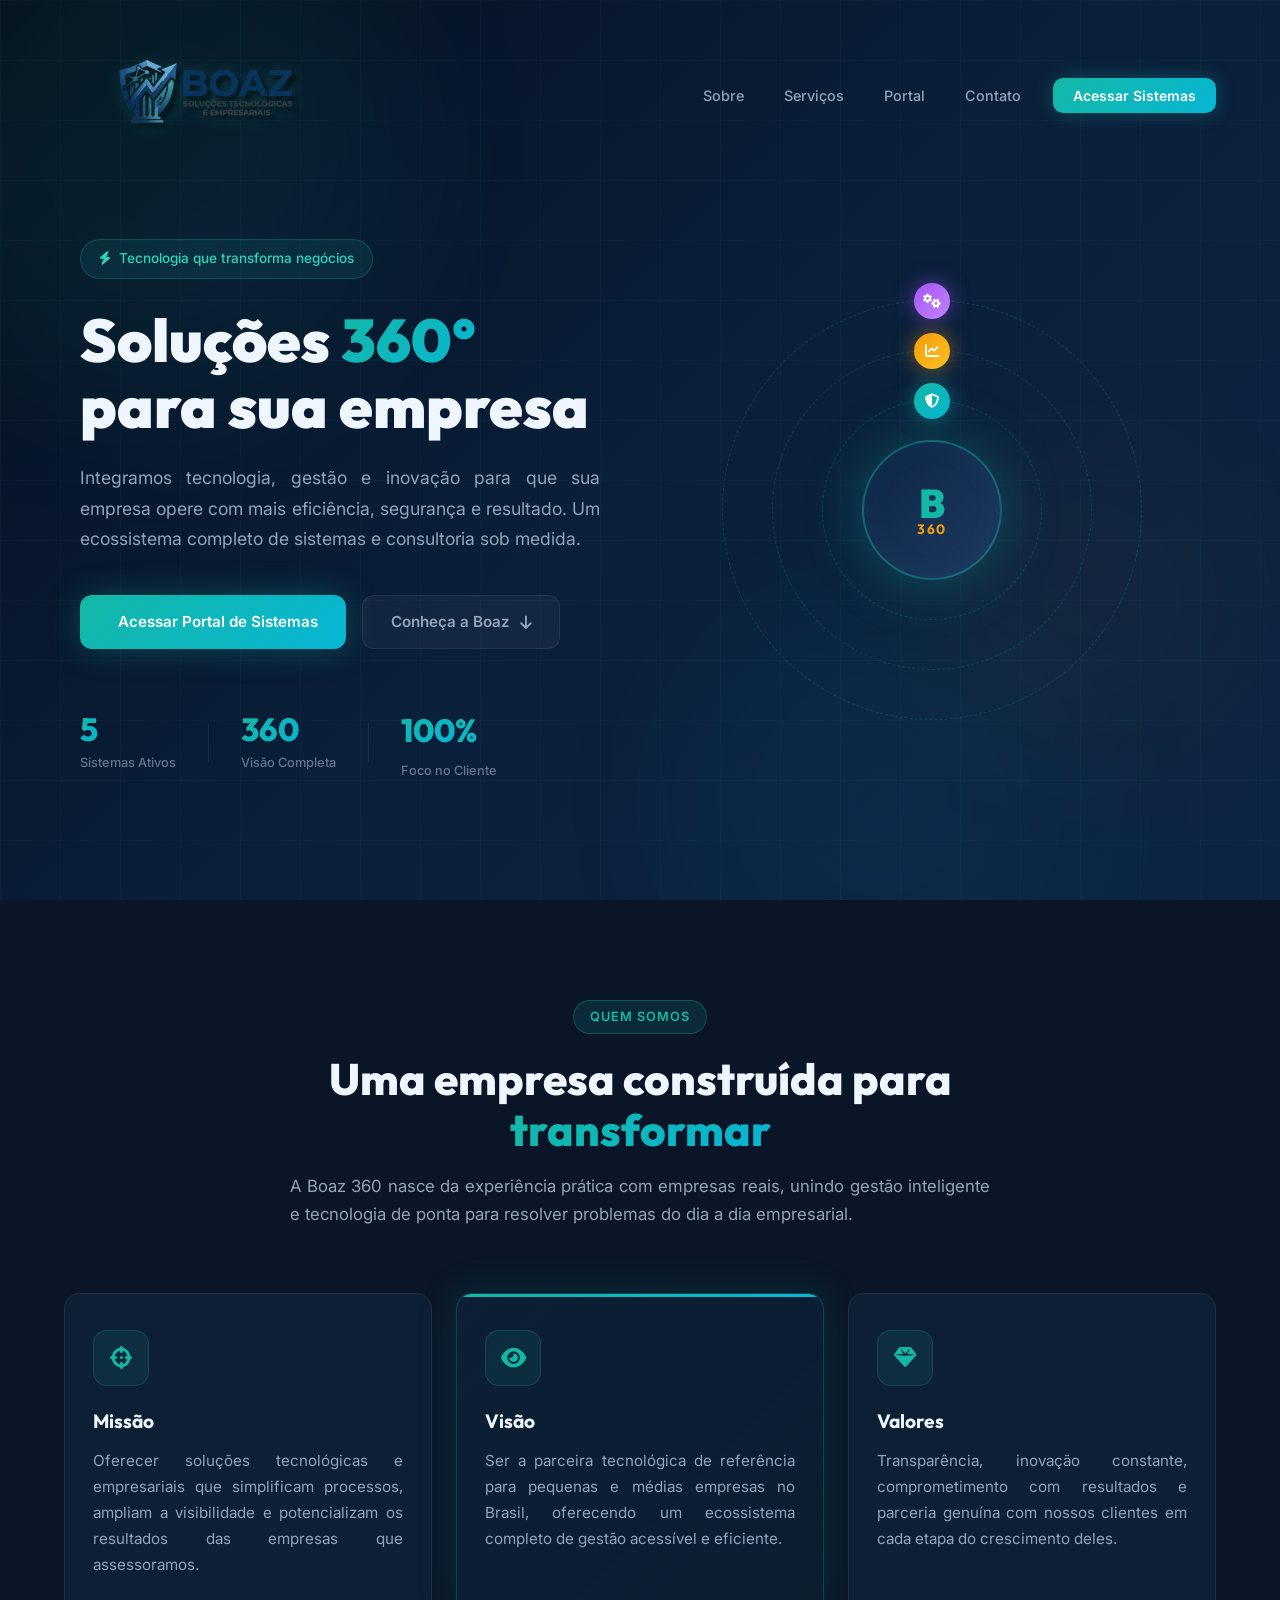
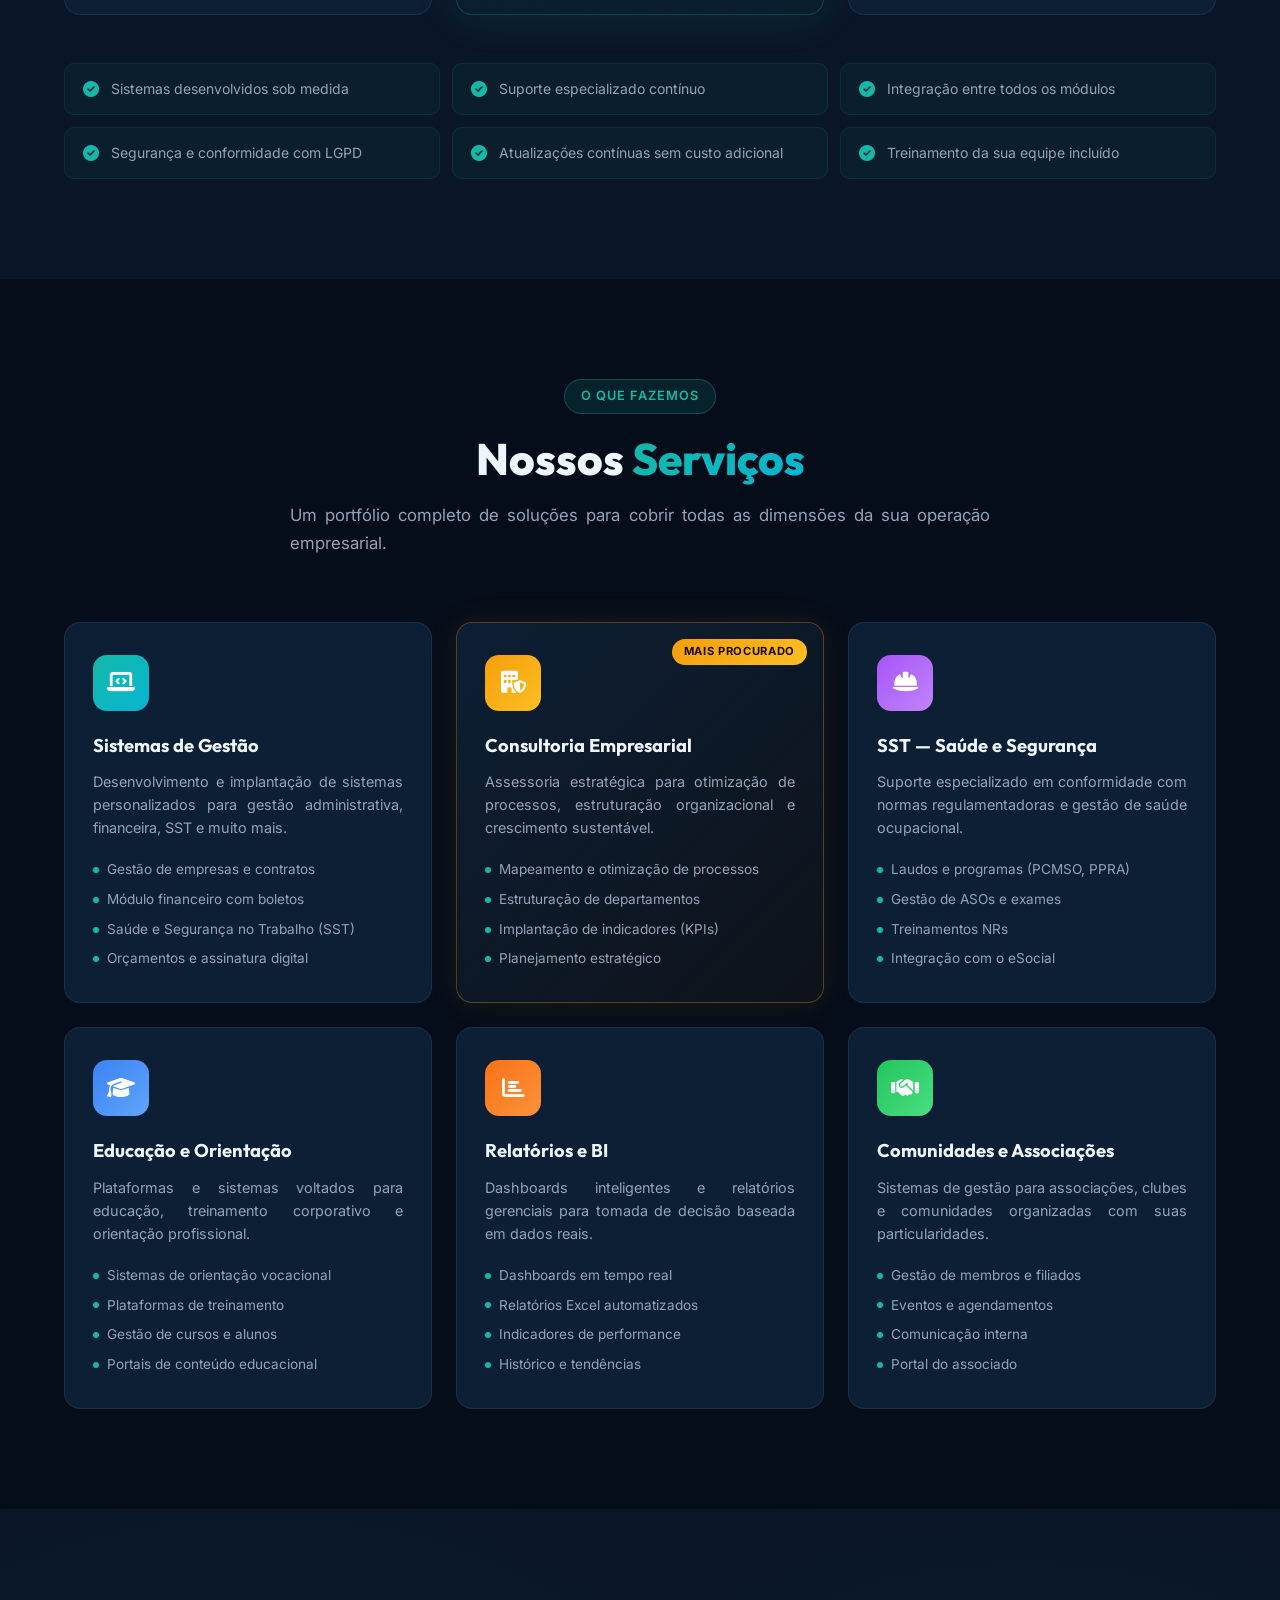
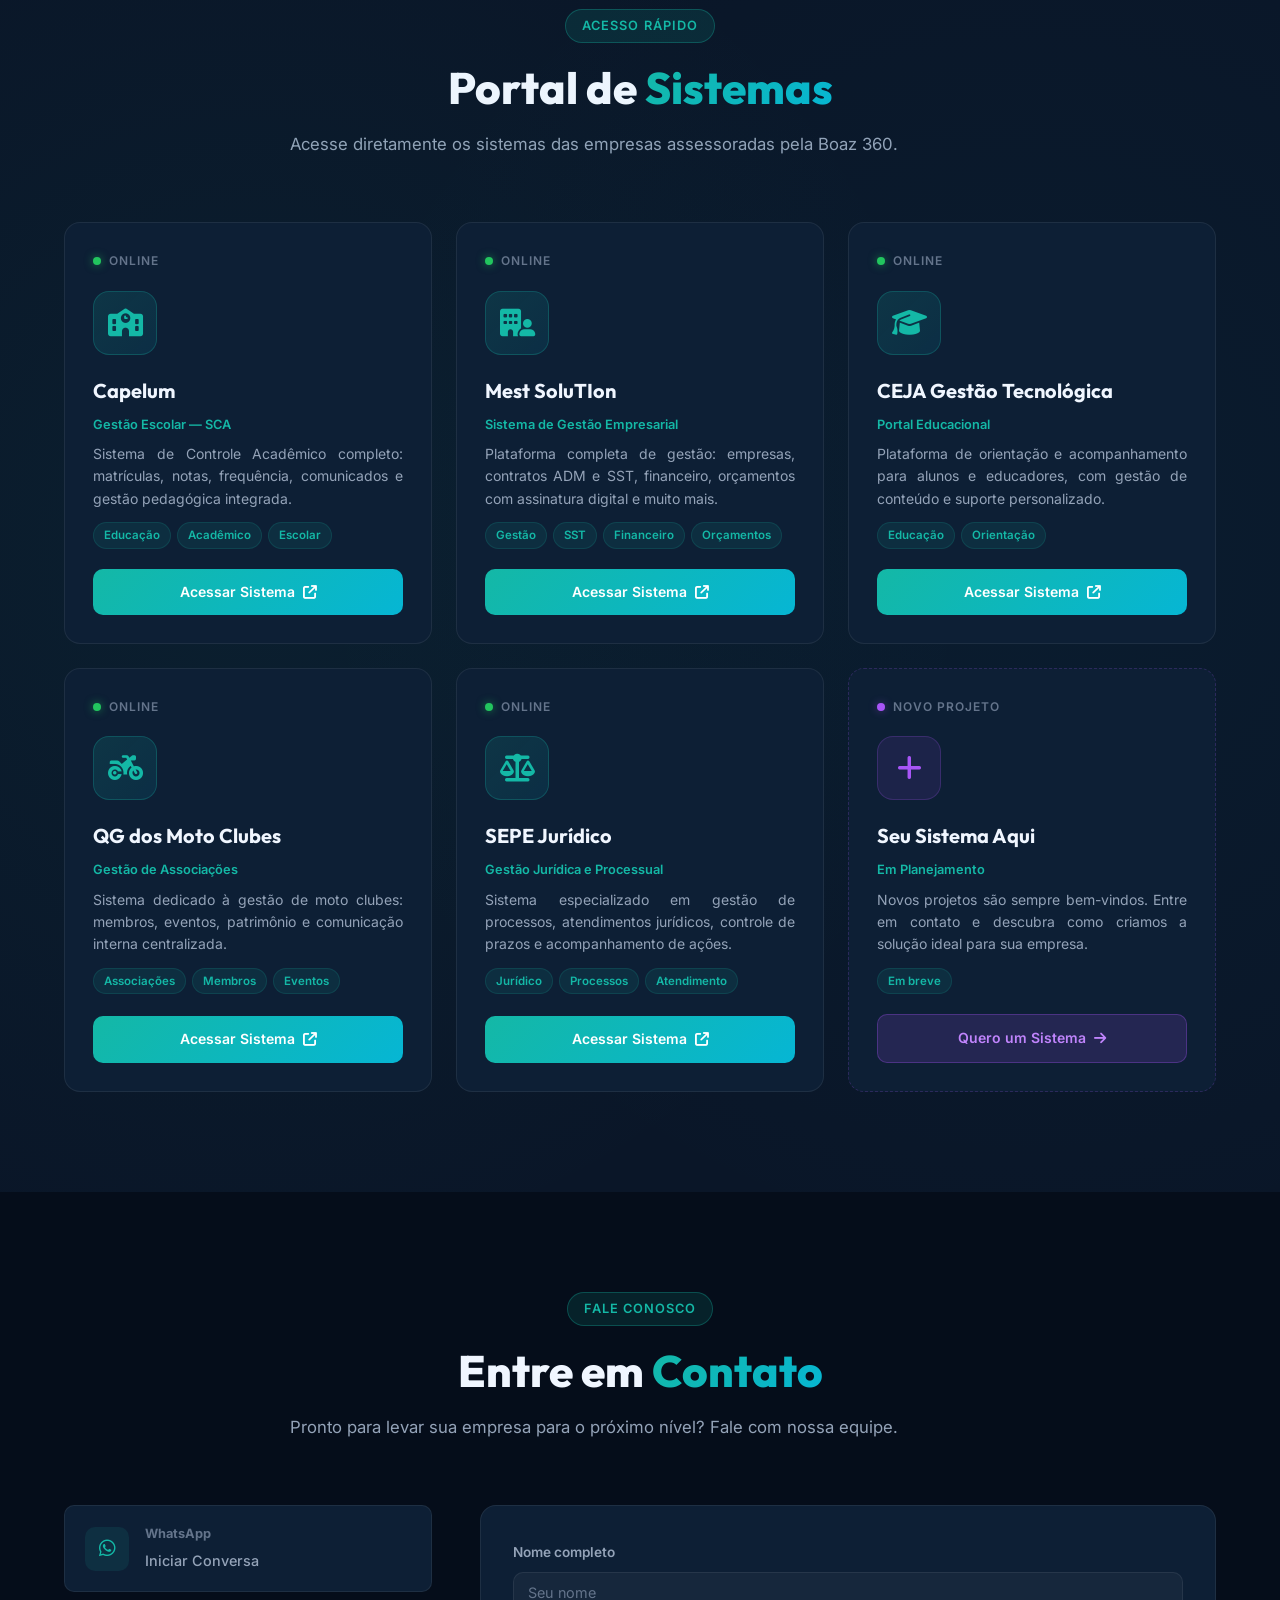
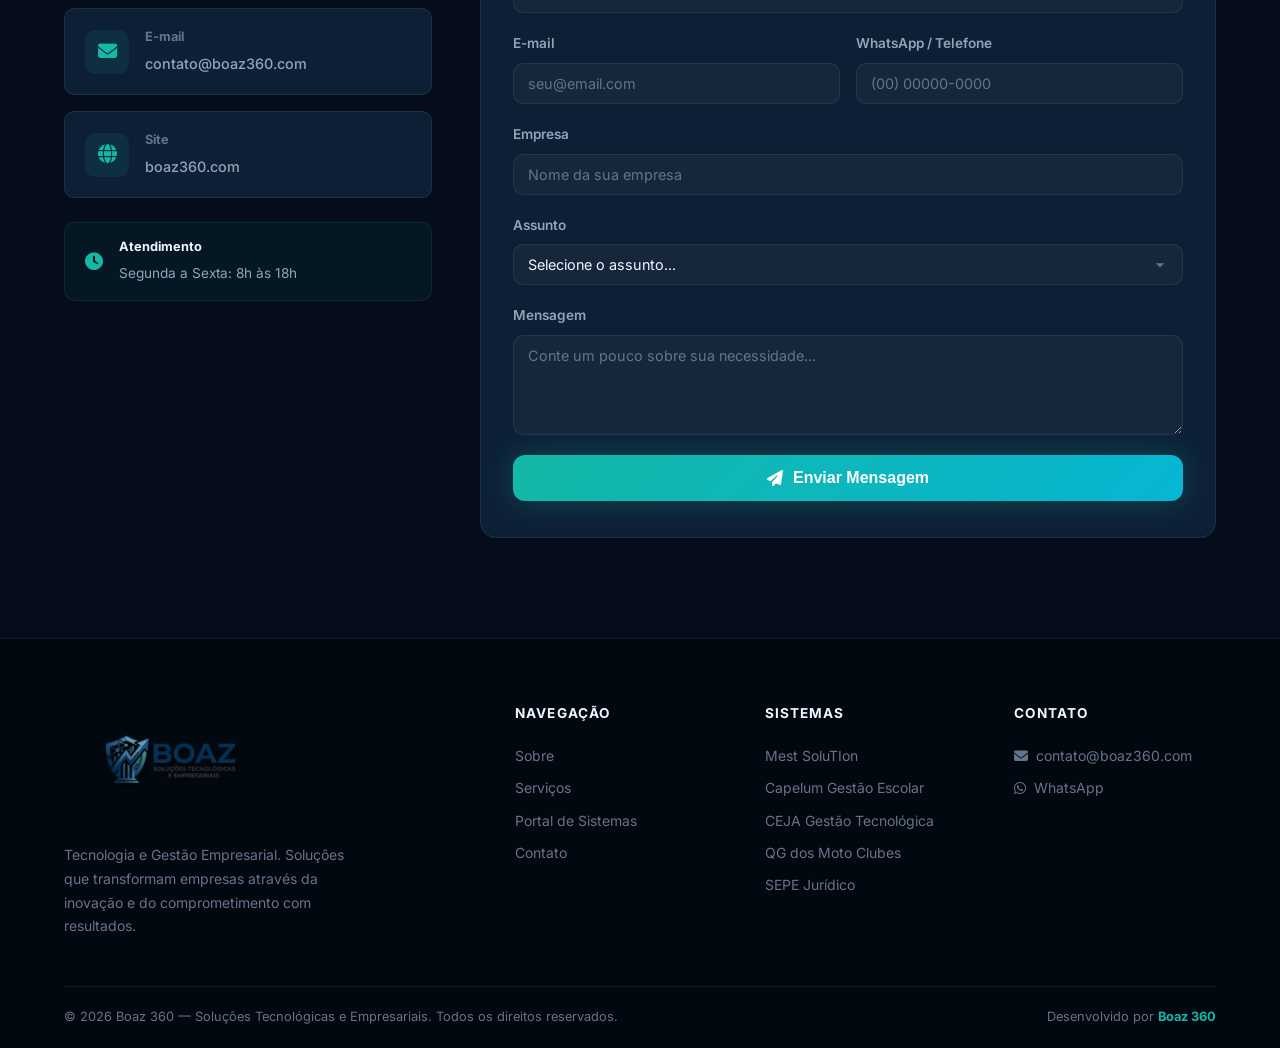
<file: index.html>
<!DOCTYPE html>
<html lang="pt-BR">

<head>
  <!-- Google tag (gtag.js) -->
  <script async src="https://www.googletagmanager.com/gtag/js?id=AW-994411304"></script>
  <script>
    window.dataLayer = window.dataLayer || [];
    function gtag(){dataLayer.push(arguments);}
    gtag('js', new Date());

    gtag('config', 'AW-994411304');
  </script>

  <meta charset="UTF-8" />
  <meta name="viewport" content="width=device-width, initial-scale=1.0" />
  <title>Boaz 360 — Tecnologia e Gestão Empresarial</title>
  <meta name="description"
    content="Boaz 360 oferece soluções tecnológicas e empresariais integradas para empresas que buscam crescimento, eficiência e inovação." />
  <meta name="keywords" content="gestão empresarial, tecnologia, SST, sistema de gestão, consultoria, Boaz 360" />
  <link rel="canonical" href="https://www.boaz360.com/" />
  
  <!-- Open Graph / Redes Sociais -->
  <meta property="og:type" content="website" />
  <meta property="og:url" content="https://www.boaz360.com/" />
  <meta property="og:title" content="Boaz 360 — Tecnologia e Gestão Empresarial" />
  <meta property="og:description" content="Soluções 360° em tecnologia, gestão empresarial, SST e desenvolvimento de sistemas sob medida." />
  <meta property="og:image" content="https://www.boaz360.com/logo-boaz.png" />

  <!-- Dados Estruturados Schema.org para o Google -->
  <script type="application/ld+json">
  {
    "@context": "https://schema.org",
    "@type": "ProfessionalService",
    "name": "Boaz 360 — Tecnologia e Gestão Empresarial",
    "alternateName": "Boaz 360",
    "url": "https://www.boaz360.com",
    "logo": "https://www.boaz360.com/logo-boaz.png",
    "image": "https://www.boaz360.com/logo-boaz.png",
    "description": "Soluções 360° em tecnologia, consultoria de gestão empresarial, SST e desenvolvimento de software sob medida.",
    "telephone": "+55-21-96445-4332",
    "email": "contato@boaz360.com",
    "contactPoint": {
      "@type": "ContactPoint",
      "telephone": "+55-21-96445-4332",
      "contactType": "customer service",
      "availableLanguage": "Portuguese"
    }
  }
  </script>

  <link rel="preconnect" href="https://fonts.googleapis.com" />
  <link rel="preconnect" href="https://fonts.gstatic.com" crossorigin />
  <link
    href="https://fonts.googleapis.com/css2?family=Inter:wght@300;400;500;600;700;800;900&family=Outfit:wght@400;600;700;800;900&display=swap"
    rel="stylesheet" />
  <link rel="stylesheet" href="https://cdnjs.cloudflare.com/ajax/libs/font-awesome/6.5.0/css/all.min.css" />
  <link rel="stylesheet" href="styles.css" />
  <link rel="icon" href="logo-boaz.png" />
</head>

<body>

  <!-- NAVBAR -->
  <nav class="navbar" id="navbar">
    <div class="nav-container">
      <a href="#home" class="nav-logo">
        <img src="logo-boaz.png" alt="Boaz Soluções Tecnológicas e Empresariais" class="nav-logo-img" />
      </a>
      <ul class="nav-links" id="navLinks">
        <li><a href="#sobre" class="nav-link">Sobre</a></li>
        <li><a href="#servicos" class="nav-link">Serviços</a></li>
        <li><a href="#sistemas" class="nav-link">Portal</a></li>
        <li><a href="#contato" class="nav-link">Contato</a></li>
        <li><a href="#sistemas" class="nav-cta">Acessar Sistemas</a></li>
      </ul>
      <button class="nav-hamburger" id="navHamburger" aria-label="Menu"><span></span><span></span><span></span></button>
    </div>
  </nav>

  <!-- HERO -->
  <section class="hero" id="home">
    <div class="hero-bg-grid"></div>
    <div class="hero-glow hero-glow-1"></div>
    <div class="hero-glow hero-glow-2"></div>
    <div class="hero-glow hero-glow-3"></div>
    <div class="hero-content">
      <div class="hero-badge"><i class="fa-solid fa-bolt"></i> Tecnologia que transforma negócios</div>
      <h1 class="hero-title">Soluções <span class="gradient-text">360°</span><br />para sua empresa</h1>
      <p class="hero-subtitle">Integramos tecnologia, gestão e inovação para que sua empresa opere com mais eficiência,
        segurança e resultado. Um ecossistema completo de sistemas e consultoria sob medida.</p>
      <div class="hero-actions">
        <a href="#sistemas" class="btn-primary"><i class="fa-solid fa-grid-2"></i> Acessar Portal de Sistemas</a>
        <a href="#sobre" class="btn-ghost">Conheça a Boaz <i class="fa-solid fa-arrow-down"></i></a>
      </div>
      <div class="hero-stats">
        <div class="stat-item">
          <div><span class="stat-number" data-target="5">0</span></div>
          <span class="stat-label">Sistemas Ativos</span>
        </div>
        <div class="stat-divider"></div>
        <div class="stat-item">
          <div><span class="stat-number" data-target="360">0</span></div>
          <span class="stat-label">Visão Completa</span>
        </div>
        <div class="stat-divider"></div>
        <div class="stat-item">
          <div><span class="stat-number" data-target="100">0</span><span class="stat-suffix">%</span></div>
          <span class="stat-label">Foco no Cliente</span>
        </div>
      </div>
    </div>
    <div class="hero-visual">
      <div class="orbit-ring orbit-ring-1">
        <div class="orbit-dot orbit-dot-1"><i class="fa-solid fa-shield-halved"></i></div>
      </div>
      <div class="orbit-ring orbit-ring-2">
        <div class="orbit-dot orbit-dot-2"><i class="fa-solid fa-chart-line"></i></div>
      </div>
      <div class="orbit-ring orbit-ring-3">
        <div class="orbit-dot orbit-dot-3"><i class="fa-solid fa-gears"></i></div>
      </div>
      <div class="orbit-center">
        <div class="orbit-logo"><span class="ol-b">B</span><span class="ol-360">360</span></div>
      </div>
    </div>
  </section>

  <!-- SOBRE -->
  <section class="sobre" id="sobre">
    <div class="container">
      <div class="section-header">
        <span class="section-badge">Quem Somos</span>
        <h2 class="section-title">Uma empresa construída para <span class="gradient-text">transformar</span></h2>
        <p class="section-subtitle">A Boaz 360 nasce da experiência prática com empresas reais, unindo gestão
          inteligente e tecnologia de ponta para resolver problemas do dia a dia empresarial.</p>
      </div>
      <div class="sobre-grid">
        <div class="sobre-card">
          <div class="sobre-icon"><i class="fa-solid fa-crosshairs"></i></div>
          <h3>Missão</h3>
          <p>Oferecer soluções tecnológicas e empresariais que simplificam processos, ampliam a visibilidade e
            potencializam os resultados das empresas que assessoramos.</p>
        </div>
        <div class="sobre-card featured">
          <div class="sobre-icon"><i class="fa-solid fa-eye"></i></div>
          <h3>Visão</h3>
          <p>Ser a parceira tecnológica de referência para pequenas e médias empresas no Brasil, oferecendo um
            ecossistema completo de gestão acessível e eficiente.</p>
        </div>
        <div class="sobre-card">
          <div class="sobre-icon"><i class="fa-solid fa-gem"></i></div>
          <h3>Valores</h3>
          <p>Transparência, inovação constante, comprometimento com resultados e parceria genuína com nossos clientes em
            cada etapa do crescimento deles.</p>
        </div>
      </div>
      <div class="sobre-diferenciais">
        <div class="diferencial-item"><i class="fa-solid fa-circle-check"></i><span>Sistemas desenvolvidos sob
            medida</span></div>
        <div class="diferencial-item"><i class="fa-solid fa-circle-check"></i><span>Suporte especializado
            contínuo</span></div>
        <div class="diferencial-item"><i class="fa-solid fa-circle-check"></i><span>Integração entre todos os
            módulos</span></div>
        <div class="diferencial-item"><i class="fa-solid fa-circle-check"></i><span>Segurança e conformidade com
            LGPD</span></div>
        <div class="diferencial-item"><i class="fa-solid fa-circle-check"></i><span>Atualizações contínuas sem custo
            adicional</span></div>
        <div class="diferencial-item"><i class="fa-solid fa-circle-check"></i><span>Treinamento da sua equipe
            incluído</span></div>
      </div>
    </div>
  </section>

  <!-- SERVIÇOS -->
  <section class="servicos" id="servicos">
    <div class="container">
      <div class="section-header">
        <span class="section-badge">O que fazemos</span>
        <h2 class="section-title">Nossos <span class="gradient-text">Serviços</span></h2>
        <p class="section-subtitle">Um portfólio completo de soluções para cobrir todas as dimensões da sua operação
          empresarial.</p>
      </div>
      <div class="servicos-grid">
        <div class="servico-card">
          <div class="servico-icon teal"><i class="fa-solid fa-laptop-code"></i></div>
          <h3>Sistemas de Gestão</h3>
          <p>Desenvolvimento e implantação de sistemas personalizados para gestão administrativa, financeira, SST e
            muito mais.</p>
          <ul class="servico-list">
            <li>Gestão de empresas e contratos</li>
            <li>Módulo financeiro com boletos</li>
            <li>Saúde e Segurança no Trabalho (SST)</li>
            <li>Orçamentos e assinatura digital</li>
          </ul>
        </div>
        <div class="servico-card featured">
          <div class="servico-badge-top">Mais Procurado</div>
          <div class="servico-icon gold"><i class="fa-solid fa-building-shield"></i></div>
          <h3>Consultoria Empresarial</h3>
          <p>Assessoria estratégica para otimização de processos, estruturação organizacional e crescimento sustentável.
          </p>
          <ul class="servico-list">
            <li>Mapeamento e otimização de processos</li>
            <li>Estruturação de departamentos</li>
            <li>Implantação de indicadores (KPIs)</li>
            <li>Planejamento estratégico</li>
          </ul>
        </div>
        <div class="servico-card">
          <div class="servico-icon purple"><i class="fa-solid fa-hard-hat"></i></div>
          <h3>SST — Saúde e Segurança</h3>
          <p>Suporte especializado em conformidade com normas regulamentadoras e gestão de saúde ocupacional.</p>
          <ul class="servico-list">
            <li>Laudos e programas (PCMSO, PPRA)</li>
            <li>Gestão de ASOs e exames</li>
            <li>Treinamentos NRs</li>
            <li>Integração com o eSocial</li>
          </ul>
        </div>
        <div class="servico-card">
          <div class="servico-icon blue"><i class="fa-solid fa-graduation-cap"></i></div>
          <h3>Educação e Orientação</h3>
          <p>Plataformas e sistemas voltados para educação, treinamento corporativo e orientação profissional.</p>
          <ul class="servico-list">
            <li>Sistemas de orientação vocacional</li>
            <li>Plataformas de treinamento</li>
            <li>Gestão de cursos e alunos</li>
            <li>Portais de conteúdo educacional</li>
          </ul>
        </div>
        <div class="servico-card">
          <div class="servico-icon orange"><i class="fa-solid fa-chart-bar"></i></div>
          <h3>Relatórios e BI</h3>
          <p>Dashboards inteligentes e relatórios gerenciais para tomada de decisão baseada em dados reais.</p>
          <ul class="servico-list">
            <li>Dashboards em tempo real</li>
            <li>Relatórios Excel automatizados</li>
            <li>Indicadores de performance</li>
            <li>Histórico e tendências</li>
          </ul>
        </div>
        <div class="servico-card">
          <div class="servico-icon green"><i class="fa-solid fa-handshake"></i></div>
          <h3>Comunidades e Associações</h3>
          <p>Sistemas de gestão para associações, clubes e comunidades organizadas com suas particularidades.</p>
          <ul class="servico-list">
            <li>Gestão de membros e filiados</li>
            <li>Eventos e agendamentos</li>
            <li>Comunicação interna</li>
            <li>Portal do associado</li>
          </ul>
        </div>
      </div>
    </div>
  </section>

  <!-- PORTAL DE SISTEMAS -->
  <section class="sistemas" id="sistemas">
    <div class="sistemas-bg-pattern"></div>
    <div class="container">
      <div class="section-header">
        <span class="section-badge">Acesso Rápido</span>
        <h2 class="section-title">Portal de <span class="gradient-text">Sistemas</span></h2>
        <p class="section-subtitle">Acesse diretamente os sistemas das empresas assessoradas pela Boaz 360.</p>
      </div>
      <div class="sistemas-grid">
        <div class="sistema-card active">
          <div class="sistema-status"><span class="status-dot active"></span> Online</div>
          <div class="sistema-icon"><i class="fa-solid fa-school"></i></div>
          <div class="sistema-info">
            <h3 class="sistema-name">Capelum</h3>
            <p class="sistema-empresa">Gestão Escolar — SCA</p>
            <p class="sistema-desc">Sistema de Controle Acadêmico completo: matrículas, notas, frequência, comunicados e
              gestão pedagógica integrada.</p>
            <div class="sistema-tags"><span class="tag">Educação</span><span class="tag">Acadêmico</span><span
                class="tag">Escolar</span></div>
          </div>
          <a href="https://www.capelum.com/login/?next=/" target="_blank" rel="noopener noreferrer"
            class="sistema-btn">Acessar Sistema <i class="fa-solid fa-arrow-up-right-from-square"></i></a>
        </div>

        <div class="sistema-card active">
          <div class="sistema-status"><span class="status-dot active"></span> Online</div>
          <div class="sistema-icon"><i class="fa-solid fa-building-user"></i></div>
          <div class="sistema-info">
            <h3 class="sistema-name">Mest SoluTIon</h3>
            <p class="sistema-empresa">Sistema de Gestão Empresarial</p>
            <p class="sistema-desc">Plataforma completa de gestão: empresas, contratos ADM e SST, financeiro, orçamentos
              com assinatura digital e muito mais.</p>
            <div class="sistema-tags"><span class="tag">Gestão</span><span class="tag">SST</span><span
                class="tag">Financeiro</span><span class="tag">Orçamentos</span></div>
          </div>
          <a href="https://mest.boaz360.com/login/" target="_blank" rel="noopener noreferrer"
            class="sistema-btn">Acessar Sistema <i class="fa-solid fa-arrow-up-right-from-square"></i></a>
        </div>

        <div class="sistema-card active">
          <div class="sistema-status"><span class="status-dot active"></span> Online</div>
          <div class="sistema-icon"><i class="fa-solid fa-graduation-cap"></i></div>
          <div class="sistema-info">
            <h3 class="sistema-name">CEJA Gestão Tecnológica</h3>
            <p class="sistema-empresa">Portal Educacional</p>
            <p class="sistema-desc">Plataforma de orientação e acompanhamento para alunos e educadores, com gestão de
              conteúdo e suporte personalizado.</p>
            <div class="sistema-tags"><span class="tag">Educação</span><span class="tag">Orientação</span></div>
          </div>
          <a href="https://cejarosasoares.pythonanywhere.com" target="_blank" rel="noopener noreferrer" class="sistema-btn">Acessar Sistema <i
              class="fa-solid fa-arrow-up-right-from-square"></i></a>
        </div>

        <div class="sistema-card active">
          <div class="sistema-status"><span class="status-dot active"></span> Online</div>
          <div class="sistema-icon"><i class="fa-solid fa-motorcycle"></i></div>
          <div class="sistema-info">
            <h3 class="sistema-name">QG dos Moto Clubes</h3>
            <p class="sistema-empresa">Gestão de Associações</p>
            <p class="sistema-desc">Sistema dedicado à gestão de moto clubes: membros, eventos, patrimônio e comunicação
              interna centralizada.</p>
            <div class="sistema-tags"><span class="tag">Associações</span><span class="tag">Membros</span><span
                class="tag">Eventos</span></div>
          </div>
          <a href="https://silviofreitasii.pythonanywhere.com/contas/login/?next=/" target="_blank" rel="noopener noreferrer"
            class="sistema-btn">Acessar Sistema <i class="fa-solid fa-arrow-up-right-from-square"></i></a>
        </div>

        <div class="sistema-card active">
          <div class="sistema-status"><span class="status-dot active"></span> Online</div>
          <div class="sistema-icon"><i class="fa-solid fa-scale-balanced"></i></div>
          <div class="sistema-info">
            <h3 class="sistema-name">SEPE Jurídico</h3>
            <p class="sistema-empresa">Gestão Jurídica e Processual</p>
            <p class="sistema-desc">Sistema especializado em gestão de processos, atendimentos jurídicos, controle de prazos e acompanhamento de ações.</p>
            <div class="sistema-tags"><span class="tag">Jurídico</span><span class="tag">Processos</span><span
                class="tag">Atendimento</span></div>
          </div>
          <a href="https://sepejuridico.boaz360.com" target="_blank" rel="noopener noreferrer"
            class="sistema-btn">Acessar Sistema <i class="fa-solid fa-arrow-up-right-from-square"></i></a>
        </div>

        <div class="sistema-card future">
          <div class="sistema-status"><span class="status-dot future"></span> Novo Projeto</div>
          <div class="sistema-icon"><i class="fa-solid fa-plus"></i></div>
          <div class="sistema-info">
            <h3 class="sistema-name">Seu Sistema Aqui</h3>
            <p class="sistema-empresa">Em Planejamento</p>
            <p class="sistema-desc">Novos projetos são sempre bem-vindos. Entre em contato e descubra como criamos a
              solução ideal para sua empresa.</p>
            <div class="sistema-tags"><span class="tag">Em breve</span></div>
          </div>
          <a href="#contato" class="sistema-btn future-btn">Quero um Sistema <i class="fa-solid fa-arrow-right"></i></a>
        </div>
      </div>
    </div>
  </section>

  <!-- CONTATO -->
  <section class="contato" id="contato">
    <div class="container">
      <div class="section-header">
        <span class="section-badge">Fale Conosco</span>
        <h2 class="section-title">Entre em <span class="gradient-text">Contato</span></h2>
        <p class="section-subtitle">Pronto para levar sua empresa para o próximo nível? Fale com nossa equipe.</p>
      </div>
      <div class="contato-grid">
        <div class="contato-info">
          <div class="info-card">
            <div class="info-icon"><i class="fa-brands fa-whatsapp"></i></div>
            <div>
              <h4>WhatsApp</h4><a href="https://wa.me/5521964454332" target="_blank" rel="noopener noreferrer">Iniciar
                Conversa</a>
            </div>
          </div>
          <div class="info-card">
            <div class="info-icon"><i class="fa-solid fa-envelope"></i></div>
            <div>
              <h4>E-mail</h4><a href="mailto:contato@boaz360.com">contato@boaz360.com</a>
            </div>
          </div>
          <div class="info-card">
            <div class="info-icon"><i class="fa-solid fa-globe"></i></div>
            <div>
              <h4>Site</h4><a href="https://boaz360.com">boaz360.com</a>
            </div>
          </div>
          <div class="contato-horario">
            <i class="fa-solid fa-clock"></i>
            <div><strong>Atendimento</strong><span>Segunda a Sexta: 8h às 18h</span></div>
          </div>
        </div>
        <form class="contato-form" id="contatoForm" novalidate>
          <div class="form-group">
            <label for="nome">Nome completo</label>
            <input type="text" id="nome" name="nome" placeholder="Seu nome" required autocomplete="name" />
          </div>
          <div class="form-row">
            <div class="form-group">
              <label for="email">E-mail</label>
              <input type="email" id="email" name="email" placeholder="seu@email.com" required autocomplete="email" />
            </div>
            <div class="form-group">
              <label for="telefone">WhatsApp / Telefone</label>
              <input type="tel" id="telefone" name="telefone" placeholder="(00) 00000-0000" autocomplete="tel" />
            </div>
          </div>
          <div class="form-group">
            <label for="empresa_c">Empresa</label>
            <input type="text" id="empresa_c" name="empresa" placeholder="Nome da sua empresa"
              autocomplete="organization" />
          </div>
          <div class="form-group">
            <label for="assunto">Assunto</label>
            <select id="assunto" name="assunto">
              <option value="">Selecione o assunto...</option>
              <option value="sistema">Quero um sistema personalizado</option>
              <option value="consultoria">Consultoria empresarial</option>
              <option value="sst">SST — Saúde e Segurança</option>
              <option value="suporte">Suporte a sistema existente</option>
              <option value="outro">Outro</option>
            </select>
          </div>
          <div class="form-group">
            <label for="mensagem">Mensagem</label>
            <textarea id="mensagem" name="mensagem" rows="4" placeholder="Conte um pouco sobre sua necessidade..."
              required></textarea>
          </div>
          <button type="submit" class="btn-primary form-submit" id="submitBtn">
            <i class="fa-solid fa-paper-plane"></i> Enviar Mensagem
          </button>
          <div class="form-feedback" id="formFeedback"></div>
        </form>
      </div>
    </div>
  </section>

  <!-- FOOTER -->
  <footer class="footer">
    <div class="container">
      <div class="footer-grid">
        <div class="footer-brand">
          <a href="#home" class="nav-logo">
            <img src="logo-boaz.png" alt="Boaz Soluções Tecnológicas e Empresariais" class="footer-logo-img" />
          </a>
          <p>Tecnologia e Gestão Empresarial. Soluções que transformam empresas através da inovação e do comprometimento
            com resultados.</p>
        </div>
        <div class="footer-links-col">
          <h4>Navegação</h4>
          <ul>
            <li><a href="#sobre">Sobre</a></li>
            <li><a href="#servicos">Serviços</a></li>
            <li><a href="#sistemas">Portal de Sistemas</a></li>
            <li><a href="#contato">Contato</a></li>
          </ul>
        </div>
        <div class="footer-links-col">
          <h4>Sistemas</h4>
          <ul>
            <li><a href="https://mest.boaz360.com/login/" target="_blank" rel="noopener noreferrer">Mest SoluTIon</a>
            </li>
            <li><a href="https://www.capelum.com/login/?next=/" target="_blank" rel="noopener noreferrer">Capelum Gestão
                Escolar</a></li>
            <li><a href="https://cejarosasoares.pythonanywhere.com" target="_blank" rel="noopener noreferrer">CEJA Gestão Tecnológica</a></li>
            <li><a href="https://silviofreitasii.pythonanywhere.com/contas/login/?next=/" target="_blank" rel="noopener noreferrer">QG dos Moto Clubes</a></li>
            <li><a href="https://sepejuridico.boaz360.com" target="_blank" rel="noopener noreferrer">SEPE Jurídico</a></li>
          </ul>
        </div>
        <div class="footer-links-col">
          <h4>Contato</h4>
          <ul>
            <li><a href="mailto:contato@boaz360.com"><i class="fa-solid fa-envelope"></i> contato@boaz360.com</a></li>
            <li><a href="https://wa.me/5521964454332" target="_blank" rel="noopener noreferrer"><i
                  class="fa-brands fa-whatsapp"></i> WhatsApp</a></li>
          </ul>
        </div>
      </div>
      <div class="footer-bottom">
        <p>© 2026 Boaz 360 — Soluções Tecnológicas e Empresariais. Todos os direitos reservados.</p>
        <p>Desenvolvido por <strong>Boaz 360</strong></p>
      </div>
    </div>
  </footer>

  <button class="back-to-top" id="backToTop" aria-label="Voltar ao topo"><i class="fa-solid fa-chevron-up"></i></button>
  <script src="script.js"></script>
</body>

</html>
</file>
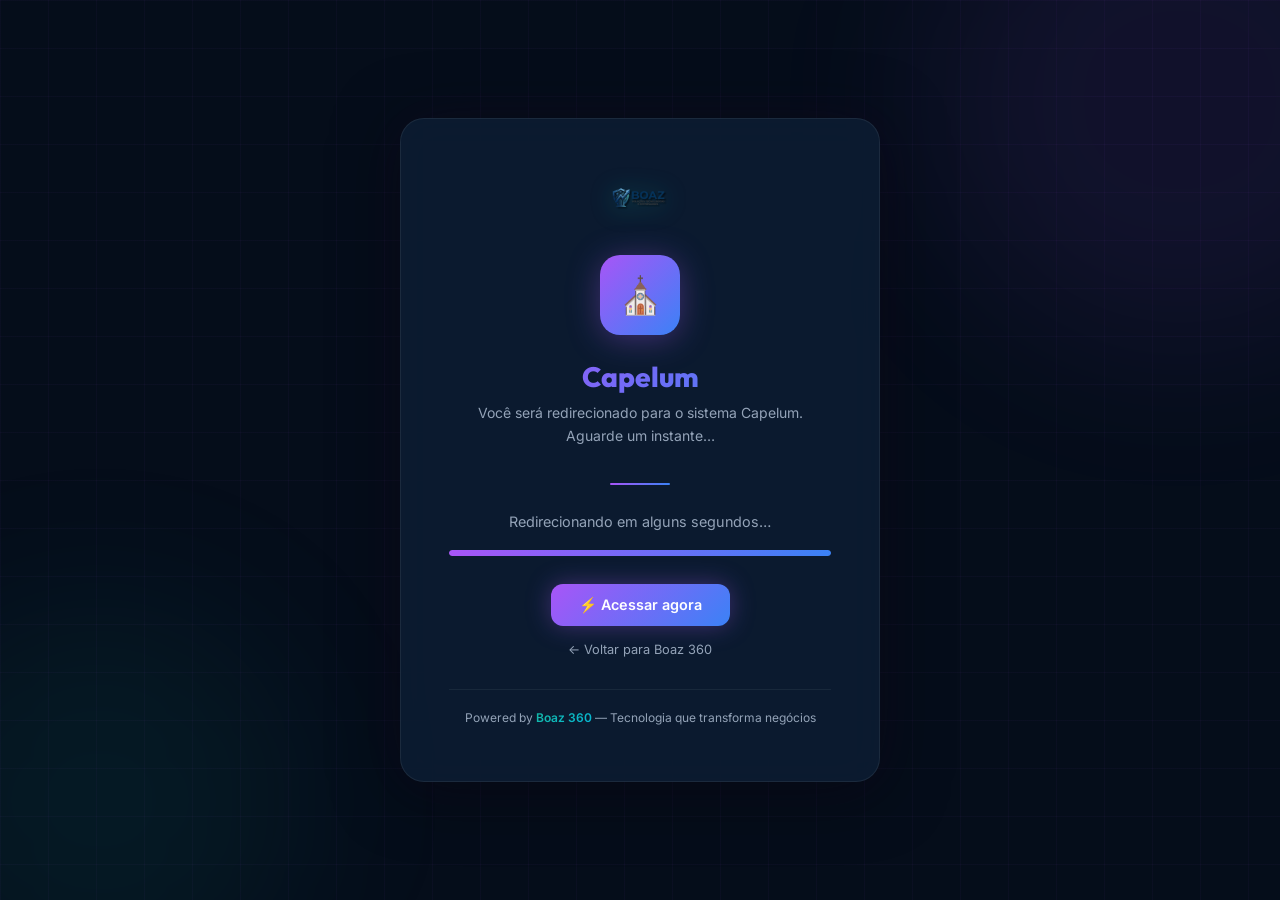
<file: capelum/index.html>
<!DOCTYPE html>
<html lang="pt-BR">
<head>
  <!-- Google tag (gtag.js) -->
  <script async src="https://www.googletagmanager.com/gtag/js?id=AW-994411304"></script>
  <script>
    window.dataLayer = window.dataLayer || [];
    function gtag(){dataLayer.push(arguments);}
    gtag('js', new Date());

    gtag('config', 'AW-994411304');
  </script>

  <meta charset="UTF-8" />
  <meta name="viewport" content="width=device-width, initial-scale=1.0" />
  <title>Capelum — Boaz 360</title>
  <meta name="description" content="Acessando o sistema Capelum via Boaz 360." />
  <meta http-equiv="refresh" content="4; url=https://capelum.com" />
  <link rel="preconnect" href="https://fonts.googleapis.com" />
  <link rel="preconnect" href="https://fonts.gstatic.com" crossorigin />
  <link href="https://fonts.googleapis.com/css2?family=Inter:wght@300;400;500;600;700&family=Outfit:wght@600;700;800&display=swap" rel="stylesheet" />
  <link rel="icon" href="../logo-boaz.png" />
  <style>
    :root {
      --bg: #050d1a;
      --teal: #14b8a6;
      --teal-light: #2dd4bf;
      --cyan: #06b6d4;
      --purple: #a855f7;
      --purple-light: #c084fc;
      --blue: #3b82f6;
      --text: #f0f6ff;
      --text-muted: #94a3b8;
    }

    *, *::before, *::after { box-sizing: border-box; margin: 0; padding: 0; }

    body {
      font-family: 'Inter', sans-serif;
      background: var(--bg);
      color: var(--text);
      min-height: 100vh;
      display: flex;
      align-items: center;
      justify-content: center;
      overflow: hidden;
      position: relative;
    }

    .bg-grid {
      position: fixed;
      inset: 0;
      background-image:
        linear-gradient(rgba(168,85,247,0.04) 1px, transparent 1px),
        linear-gradient(90deg, rgba(168,85,247,0.04) 1px, transparent 1px);
      background-size: 48px 48px;
      pointer-events: none;
    }

    .glow {
      position: fixed;
      border-radius: 50%;
      filter: blur(80px);
      pointer-events: none;
      animation: pulse 4s ease-in-out infinite;
    }
    .glow-1 {
      width: 500px; height: 500px;
      background: rgba(168,85,247,0.08);
      top: -150px; right: -150px;
    }
    .glow-2 {
      width: 400px; height: 400px;
      background: rgba(20,184,166,0.07);
      bottom: -100px; left: -100px;
      animation-delay: 2s;
    }

    @keyframes pulse {
      0%, 100% { opacity: 0.6; transform: scale(1); }
      50% { opacity: 1; transform: scale(1.05); }
    }

    .card {
      position: relative;
      z-index: 10;
      text-align: center;
      padding: 56px 48px;
      background: rgba(13,31,53,0.8);
      border: 1px solid rgba(255,255,255,0.07);
      border-radius: 24px;
      backdrop-filter: blur(20px);
      -webkit-backdrop-filter: blur(20px);
      box-shadow: 0 8px 64px rgba(0,0,0,0.5), 0 0 60px rgba(168,85,247,0.06);
      max-width: 480px;
      width: 90%;
      animation: fadeIn 0.6s ease-out;
    }

    @keyframes fadeIn {
      from { opacity: 0; transform: translateY(24px); }
      to   { opacity: 1; transform: translateY(0); }
    }

    .boaz-logo {
      display: flex;
      align-items: center;
      justify-content: center;
      margin-bottom: 32px;
    }
    .boaz-logo img {
      height: 48px;
      width: auto;
      filter: drop-shadow(0 2px 12px rgba(20,184,166,0.3));
    }

    .system-icon {
      width: 80px; height: 80px;
      border-radius: 20px;
      background: linear-gradient(135deg, #a855f7, #3b82f6);
      display: flex;
      align-items: center;
      justify-content: center;
      margin: 0 auto 24px;
      font-size: 36px;
      box-shadow: 0 4px 32px rgba(168,85,247,0.35);
      animation: iconPop 0.5s cubic-bezier(0.34,1.56,0.64,1) 0.3s both;
    }

    @keyframes iconPop {
      from { opacity: 0; transform: scale(0.5); }
      to   { opacity: 1; transform: scale(1); }
    }

    .system-name {
      font-family: 'Outfit', sans-serif;
      font-size: 1.75rem;
      font-weight: 800;
      margin-bottom: 8px;
      background: linear-gradient(135deg, #a855f7, #3b82f6);
      -webkit-background-clip: text;
      -webkit-text-fill-color: transparent;
      background-clip: text;
    }

    .system-desc {
      font-size: 0.875rem;
      color: var(--text-muted);
      margin-bottom: 36px;
      line-height: 1.6;
    }

    .divider {
      width: 60px;
      height: 2px;
      background: linear-gradient(90deg, #a855f7, #3b82f6);
      border-radius: 2px;
      margin: 0 auto 28px;
    }

    .redirect-msg {
      font-size: 0.9rem;
      color: var(--text-muted);
      margin-bottom: 20px;
    }

    .progress-wrap {
      background: rgba(255,255,255,0.07);
      border-radius: 100px;
      height: 6px;
      overflow: hidden;
      margin-bottom: 28px;
    }
    .progress-bar {
      height: 100%;
      background: linear-gradient(90deg, #a855f7, #3b82f6);
      border-radius: 100px;
      width: 0%;
      animation: fill 4s linear forwards;
      box-shadow: 0 0 12px rgba(168,85,247,0.5);
    }

    @keyframes fill {
      from { width: 0%; }
      to   { width: 100%; }
    }

    .btn-now {
      display: inline-block;
      padding: 12px 28px;
      border-radius: 12px;
      background: linear-gradient(135deg, #a855f7, #3b82f6);
      color: #fff;
      font-weight: 600;
      font-size: 0.9rem;
      text-decoration: none;
      box-shadow: 0 0 24px rgba(168,85,247,0.35);
      transition: transform 0.2s, box-shadow 0.2s;
      margin-bottom: 16px;
    }
    .btn-now:hover {
      transform: translateY(-2px);
      box-shadow: 0 4px 32px rgba(168,85,247,0.55);
    }

    .back-link {
      display: block;
      font-size: 0.8rem;
      color: var(--text-muted);
      text-decoration: none;
      transition: color 0.2s;
    }
    .back-link:hover { color: var(--teal-light); }

    .powered {
      margin-top: 32px;
      padding-top: 20px;
      border-top: 1px solid rgba(255,255,255,0.06);
      font-size: 0.75rem;
      color: var(--text-muted);
    }
    .powered span {
      background: linear-gradient(135deg, var(--teal), var(--cyan));
      -webkit-background-clip: text;
      -webkit-text-fill-color: transparent;
      background-clip: text;
      font-weight: 600;
    }
  </style>
</head>
<body>
  <div class="bg-grid"></div>
  <div class="glow glow-1"></div>
  <div class="glow glow-2"></div>

  <div class="card">
    <div class="boaz-logo">
      <img src="../logo-boaz.png" alt="Boaz 360" />
    </div>

    <div class="system-icon">⛪</div>

    <h1 class="system-name">Capelum</h1>
    <p class="system-desc">
      Você será redirecionado para o sistema Capelum.<br />
      Aguarde um instante…
    </p>

    <div class="divider"></div>

    <p class="redirect-msg">Redirecionando em alguns segundos…</p>

    <div class="progress-wrap">
      <div class="progress-bar"></div>
    </div>

    <a href="https://capelum.com" class="btn-now" id="accessBtn">
      ⚡ Acessar agora
    </a>
    <a href="/" class="back-link">← Voltar para Boaz 360</a>

    <div class="powered">
      Powered by <span>Boaz 360</span> — Tecnologia que transforma negócios
    </div>
  </div>

  <script>
    setTimeout(() => {
      window.location.href = 'https://capelum.com';
    }, 4000);
  </script>
</body>
</html>
</file>
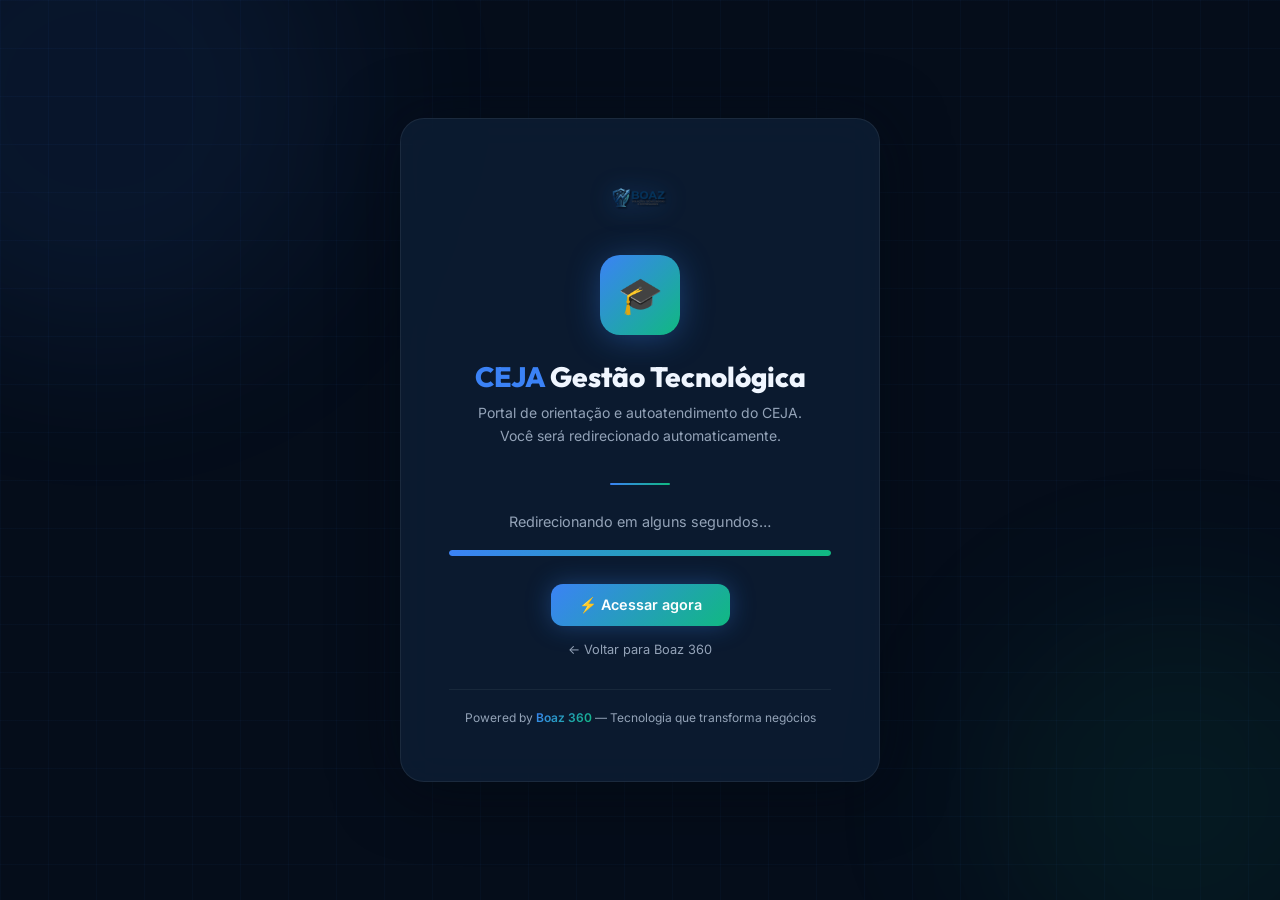
<file: ceja-orientacao/index.html>
<!DOCTYPE html>
<html lang="pt-BR">
<head>
  <!-- Google tag (gtag.js) -->
  <script async src="https://www.googletagmanager.com/gtag/js?id=AW-994411304"></script>
  <script>
    window.dataLayer = window.dataLayer || [];
    function gtag(){dataLayer.push(arguments);}
    gtag('js', new Date());

    gtag('config', 'AW-994411304');
  </script>

  <meta charset="UTF-8" />
  <meta name="viewport" content="width=device-width, initial-scale=1.0" />
  <title>CEJA Gestão Tecnológica — Boaz 360</title>
  <meta name="description" content="Acessando o sistema CEJA Gestão Tecnológica via Boaz 360." />
  <meta http-equiv="refresh" content="4; url=https://cejarosasoares.pythonanywhere.com" />
  <link rel="preconnect" href="https://fonts.googleapis.com" />
  <link rel="preconnect" href="https://fonts.gstatic.com" crossorigin />
  <link href="https://fonts.googleapis.com/css2?family=Inter:wght@300;400;500;600;700&family=Outfit:wght@600;700;800&display=swap" rel="stylesheet" />
  <link rel="icon" href="../logo-boaz.png" />
  <style>
    :root {
      --bg: #050d1a;
      --teal: #14b8a6;
      --teal-light: #2dd4bf;
      --cyan: #06b6d4;
      --blue: #3b82f6;
      --green: #10b981;
      --text: #f0f6ff;
      --text-muted: #94a3b8;
    }

    *, *::before, *::after { box-sizing: border-box; margin: 0; padding: 0; }

    body {
      font-family: 'Inter', sans-serif;
      background: var(--bg);
      color: var(--text);
      min-height: 100vh;
      display: flex;
      align-items: center;
      justify-content: center;
      overflow: hidden;
      position: relative;
    }

    /* Background grid */
    .bg-grid {
      position: fixed;
      inset: 0;
      background-image:
        linear-gradient(rgba(59,130,246,0.04) 1px, transparent 1px),
        linear-gradient(90deg, rgba(59,130,246,0.04) 1px, transparent 1px);
      background-size: 48px 48px;
      pointer-events: none;
    }

    /* Glows */
    .glow {
      position: fixed;
      border-radius: 50%;
      filter: blur(80px);
      pointer-events: none;
      animation: pulse 4s ease-in-out infinite;
    }
    .glow-1 {
      width: 500px; height: 500px;
      background: rgba(59,130,246,0.08);
      top: -150px; left: -150px;
    }
    .glow-2 {
      width: 400px; height: 400px;
      background: rgba(16,185,129,0.07);
      bottom: -100px; right: -100px;
      animation-delay: 2s;
    }

    @keyframes pulse {
      0%, 100% { opacity: 0.6; transform: scale(1); }
      50% { opacity: 1; transform: scale(1.05); }
    }

    /* Card */
    .card {
      position: relative;
      z-index: 10;
      text-align: center;
      padding: 56px 48px;
      background: rgba(13,31,53,0.8);
      border: 1px solid rgba(255,255,255,0.07);
      border-radius: 24px;
      backdrop-filter: blur(20px);
      -webkit-backdrop-filter: blur(20px);
      box-shadow: 0 8px 64px rgba(0,0,0,0.5), 0 0 60px rgba(59,130,246,0.06);
      max-width: 480px;
      width: 90%;
      animation: fadeIn 0.6s ease-out;
    }

    @keyframes fadeIn {
      from { opacity: 0; transform: translateY(24px); }
      to   { opacity: 1; transform: translateY(0); }
    }

    /* Boaz logo area */
    .boaz-logo {
      display: flex;
      align-items: center;
      justify-content: center;
      margin-bottom: 32px;
      gap: 10px;
    }
    .boaz-logo img {
      height: 48px;
      width: auto;
      filter: drop-shadow(0 2px 12px rgba(59,130,246,0.3));
    }

    /* System icon */
    .system-icon {
      width: 80px; height: 80px;
      border-radius: 20px;
      background: linear-gradient(135deg, #3b82f6, #10b981);
      display: flex;
      align-items: center;
      justify-content: center;
      margin: 0 auto 24px;
      font-size: 36px;
      box-shadow: 0 4px 32px rgba(59,130,246,0.35);
      animation: iconPop 0.5s cubic-bezier(0.34,1.56,0.64,1) 0.3s both;
    }

    @keyframes iconPop {
      from { opacity: 0; transform: scale(0.5); }
      to   { opacity: 1; transform: scale(1); }
    }

    .system-name {
      font-family: 'Outfit', sans-serif;
      font-size: 1.75rem;
      font-weight: 800;
      margin-bottom: 8px;
    }
    .system-name .blue { color: #3b82f6; }
    .system-name .bold  { color: #f0f6ff; }

    .system-desc {
      font-size: 0.875rem;
      color: var(--text-muted);
      margin-bottom: 36px;
      line-height: 1.6;
    }

    /* Divider */
    .divider {
      width: 60px;
      height: 2px;
      background: linear-gradient(90deg, #3b82f6, #10b981);
      border-radius: 2px;
      margin: 0 auto 28px;
    }

    /* Redirect message */
    .redirect-msg {
      font-size: 0.9rem;
      color: var(--text-muted);
      margin-bottom: 20px;
    }

    /* Progress bar */
    .progress-wrap {
      background: rgba(255,255,255,0.07);
      border-radius: 100px;
      height: 6px;
      overflow: hidden;
      margin-bottom: 28px;
    }
    .progress-bar {
      height: 100%;
      background: linear-gradient(90deg, #3b82f6, #10b981);
      border-radius: 100px;
      width: 0%;
      animation: fill 4s linear forwards;
      box-shadow: 0 0 12px rgba(59,130,246,0.5);
    }

    @keyframes fill {
      from { width: 0%; }
      to   { width: 100%; }
    }

    /* Button */
    .btn-now {
      display: inline-block;
      padding: 12px 28px;
      border-radius: 12px;
      background: linear-gradient(135deg, #3b82f6, #10b981);
      color: #fff;
      font-weight: 600;
      font-size: 0.9rem;
      text-decoration: none;
      box-shadow: 0 0 24px rgba(59,130,246,0.35);
      transition: transform 0.2s, box-shadow 0.2s;
      margin-bottom: 16px;
    }
    .btn-now:hover {
      transform: translateY(-2px);
      box-shadow: 0 4px 32px rgba(59,130,246,0.55);
    }

    .back-link {
      display: block;
      font-size: 0.8rem;
      color: var(--text-muted);
      text-decoration: none;
      transition: color 0.2s;
    }
    .back-link:hover { color: var(--blue); }

    /* Powered by */
    .powered {
      margin-top: 32px;
      padding-top: 20px;
      border-top: 1px solid rgba(255,255,255,0.06);
      font-size: 0.75rem;
      color: var(--text-muted);
    }
    .powered span {
      background: linear-gradient(135deg, #3b82f6, #10b981);
      -webkit-background-clip: text;
      -webkit-text-fill-color: transparent;
      background-clip: text;
      font-weight: 600;
    }
  </style>
</head>
<body>
  <div class="bg-grid"></div>
  <div class="glow glow-1"></div>
  <div class="glow glow-2"></div>

  <div class="card">
    <!-- Boaz logo -->
    <div class="boaz-logo">
      <img src="../logo-boaz.png" alt="Boaz 360" />
    </div>

    <!-- System icon -->
    <div class="system-icon">🎓</div>

    <h1 class="system-name">
      <span class="blue">CEJA</span><span class="bold"> Gestão Tecnológica</span>
    </h1>
    <p class="system-desc">
      Portal de orientação e autoatendimento do CEJA.<br />
      Você será redirecionado automaticamente.
    </p>

    <div class="divider"></div>

    <p class="redirect-msg">Redirecionando em alguns segundos…</p>

    <div class="progress-wrap">
      <div class="progress-bar"></div>
    </div>

    <a href="https://cejarosasoares.pythonanywhere.com" class="btn-now" id="accessBtn">
      ⚡ Acessar agora
    </a>
    <a href="/" class="back-link">← Voltar para Boaz 360</a>

    <div class="powered">
      Powered by <span>Boaz 360</span> — Tecnologia que transforma negócios
    </div>
  </div>

  <script>
    // Redirect after 4 seconds
    setTimeout(() => {
      window.location.href = 'https://cejarosasoares.pythonanywhere.com';
    }, 4000);
  </script>
</body>
</html>
</file>
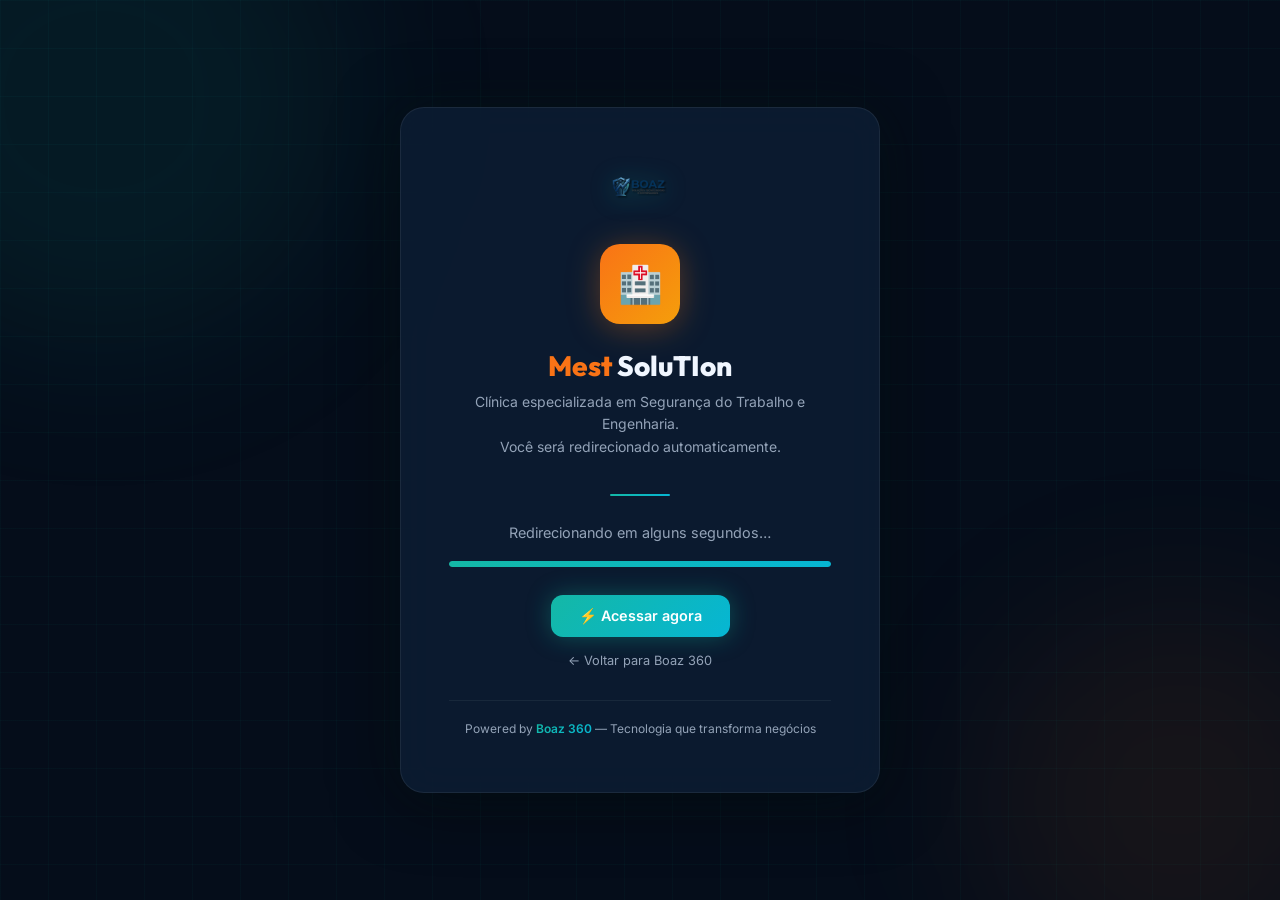
<file: mestsolutionti/index.html>
<!DOCTYPE html>
<html lang="pt-BR">
<head>
  <!-- Google tag (gtag.js) -->
  <script async src="https://www.googletagmanager.com/gtag/js?id=AW-994411304"></script>
  <script>
    window.dataLayer = window.dataLayer || [];
    function gtag(){dataLayer.push(arguments);}
    gtag('js', new Date());

    gtag('config', 'AW-994411304');
  </script>

  <meta charset="UTF-8" />
  <meta name="viewport" content="width=device-width, initial-scale=1.0" />
  <title>MestSolution TI — Boaz 360</title>
  <meta name="description" content="Clínica especializada em Segurança do Trabalho e Engenharia — Acessando o sistema MestSolution TI." />
  <meta http-equiv="refresh" content="4; url=https://mest.boaz360.com/login/" />
  <link rel="preconnect" href="https://fonts.googleapis.com" />
  <link rel="preconnect" href="https://fonts.gstatic.com" crossorigin />
  <link href="https://fonts.googleapis.com/css2?family=Inter:wght@300;400;500;600;700&family=Outfit:wght@600;700;800&display=swap" rel="stylesheet" />
  <link rel="icon" href="../logo-boaz.png" />
  <style>
    :root {
      --bg: #050d1a;
      --teal: #14b8a6;
      --teal-light: #2dd4bf;
      --cyan: #06b6d4;
      --gold: #f59e0b;
      --orange: #f97316;
      --text: #f0f6ff;
      --text-muted: #94a3b8;
    }

    *, *::before, *::after { box-sizing: border-box; margin: 0; padding: 0; }

    body {
      font-family: 'Inter', sans-serif;
      background: var(--bg);
      color: var(--text);
      min-height: 100vh;
      display: flex;
      align-items: center;
      justify-content: center;
      overflow: hidden;
      position: relative;
    }

    /* Background grid */
    .bg-grid {
      position: fixed;
      inset: 0;
      background-image:
        linear-gradient(rgba(20,184,166,0.04) 1px, transparent 1px),
        linear-gradient(90deg, rgba(20,184,166,0.04) 1px, transparent 1px);
      background-size: 48px 48px;
      pointer-events: none;
    }

    /* Glows */
    .glow {
      position: fixed;
      border-radius: 50%;
      filter: blur(80px);
      pointer-events: none;
      animation: pulse 4s ease-in-out infinite;
    }
    .glow-1 {
      width: 500px; height: 500px;
      background: rgba(20,184,166,0.08);
      top: -150px; left: -150px;
    }
    .glow-2 {
      width: 400px; height: 400px;
      background: rgba(249,115,22,0.07);
      bottom: -100px; right: -100px;
      animation-delay: 2s;
    }

    @keyframes pulse {
      0%, 100% { opacity: 0.6; transform: scale(1); }
      50% { opacity: 1; transform: scale(1.05); }
    }

    /* Card */
    .card {
      position: relative;
      z-index: 10;
      text-align: center;
      padding: 56px 48px;
      background: rgba(13,31,53,0.8);
      border: 1px solid rgba(255,255,255,0.07);
      border-radius: 24px;
      backdrop-filter: blur(20px);
      -webkit-backdrop-filter: blur(20px);
      box-shadow: 0 8px 64px rgba(0,0,0,0.5), 0 0 60px rgba(20,184,166,0.06);
      max-width: 480px;
      width: 90%;
      animation: fadeIn 0.6s ease-out;
    }

    @keyframes fadeIn {
      from { opacity: 0; transform: translateY(24px); }
      to   { opacity: 1; transform: translateY(0); }
    }

    /* Boaz logo area */
    .boaz-logo {
      display: flex;
      align-items: center;
      justify-content: center;
      margin-bottom: 32px;
      gap: 10px;
    }
    .boaz-logo img {
      height: 48px;
      width: auto;
      filter: drop-shadow(0 2px 12px rgba(20,184,166,0.3));
    }

    /* System icon */
    .system-icon {
      width: 80px; height: 80px;
      border-radius: 20px;
      background: linear-gradient(135deg, #f97316, #f59e0b);
      display: flex;
      align-items: center;
      justify-content: center;
      margin: 0 auto 24px;
      font-size: 36px;
      box-shadow: 0 4px 32px rgba(249,115,22,0.35);
      animation: iconPop 0.5s cubic-bezier(0.34,1.56,0.64,1) 0.3s both;
    }

    @keyframes iconPop {
      from { opacity: 0; transform: scale(0.5); }
      to   { opacity: 1; transform: scale(1); }
    }

    .system-name {
      font-family: 'Outfit', sans-serif;
      font-size: 1.75rem;
      font-weight: 800;
      margin-bottom: 8px;
    }
    .system-name .orange { color: #f97316; }
    .system-name .bold  { color: #f0f6ff; }

    .system-desc {
      font-size: 0.875rem;
      color: var(--text-muted);
      margin-bottom: 36px;
      line-height: 1.6;
    }

    /* Divider */
    .divider {
      width: 60px;
      height: 2px;
      background: linear-gradient(90deg, var(--teal), var(--cyan));
      border-radius: 2px;
      margin: 0 auto 28px;
    }

    /* Redirect message */
    .redirect-msg {
      font-size: 0.9rem;
      color: var(--text-muted);
      margin-bottom: 20px;
    }

    /* Progress bar */
    .progress-wrap {
      background: rgba(255,255,255,0.07);
      border-radius: 100px;
      height: 6px;
      overflow: hidden;
      margin-bottom: 28px;
    }
    .progress-bar {
      height: 100%;
      background: linear-gradient(90deg, var(--teal), var(--cyan));
      border-radius: 100px;
      width: 0%;
      animation: fill 4s linear forwards;
      box-shadow: 0 0 12px rgba(20,184,166,0.5);
    }

    @keyframes fill {
      from { width: 0%; }
      to   { width: 100%; }
    }

    /* Button */
    .btn-now {
      display: inline-block;
      padding: 12px 28px;
      border-radius: 12px;
      background: linear-gradient(135deg, var(--teal), var(--cyan));
      color: #fff;
      font-weight: 600;
      font-size: 0.9rem;
      text-decoration: none;
      box-shadow: 0 0 24px rgba(20,184,166,0.35);
      transition: transform 0.2s, box-shadow 0.2s;
      margin-bottom: 16px;
    }
    .btn-now:hover {
      transform: translateY(-2px);
      box-shadow: 0 4px 32px rgba(20,184,166,0.55);
    }

    .back-link {
      display: block;
      font-size: 0.8rem;
      color: var(--text-muted);
      text-decoration: none;
      transition: color 0.2s;
    }
    .back-link:hover { color: var(--teal-light); }

    /* Powered by */
    .powered {
      margin-top: 32px;
      padding-top: 20px;
      border-top: 1px solid rgba(255,255,255,0.06);
      font-size: 0.75rem;
      color: var(--text-muted);
    }
    .powered span {
      background: linear-gradient(135deg, var(--teal), var(--cyan));
      -webkit-background-clip: text;
      -webkit-text-fill-color: transparent;
      background-clip: text;
      font-weight: 600;
    }
  </style>
</head>
<body>
  <div class="bg-grid"></div>
  <div class="glow glow-1"></div>
  <div class="glow glow-2"></div>

  <div class="card">
    <!-- Boaz logo -->
    <div class="boaz-logo">
      <img src="../logo-boaz.png" alt="Boaz 360" />
    </div>

    <!-- System icon -->
    <div class="system-icon">🏥</div>

    <h1 class="system-name">
      <span class="orange">Mest</span><span class="bold"> SoluTIon</span>
    </h1>
    <p class="system-desc">
      Clínica especializada em Segurança do Trabalho e Engenharia.<br />
      Você será redirecionado automaticamente.
    </p>

    <div class="divider"></div>

    <p class="redirect-msg">Redirecionando em alguns segundos…</p>

    <div class="progress-wrap">
      <div class="progress-bar"></div>
    </div>

    <a href="https://mest.boaz360.com/login/" class="btn-now" id="accessBtn">
      ⚡ Acessar agora
    </a>
    <a href="/" class="back-link">← Voltar para Boaz 360</a>

    <div class="powered">
      Powered by <span>Boaz 360</span> — Tecnologia que transforma negócios
    </div>
  </div>

  <script>
    // Redirect after 4 seconds
    setTimeout(() => {
      window.location.href = 'https://mest.boaz360.com/login/';
    }, 4000);
  </script>
</body>
</html>
</file>
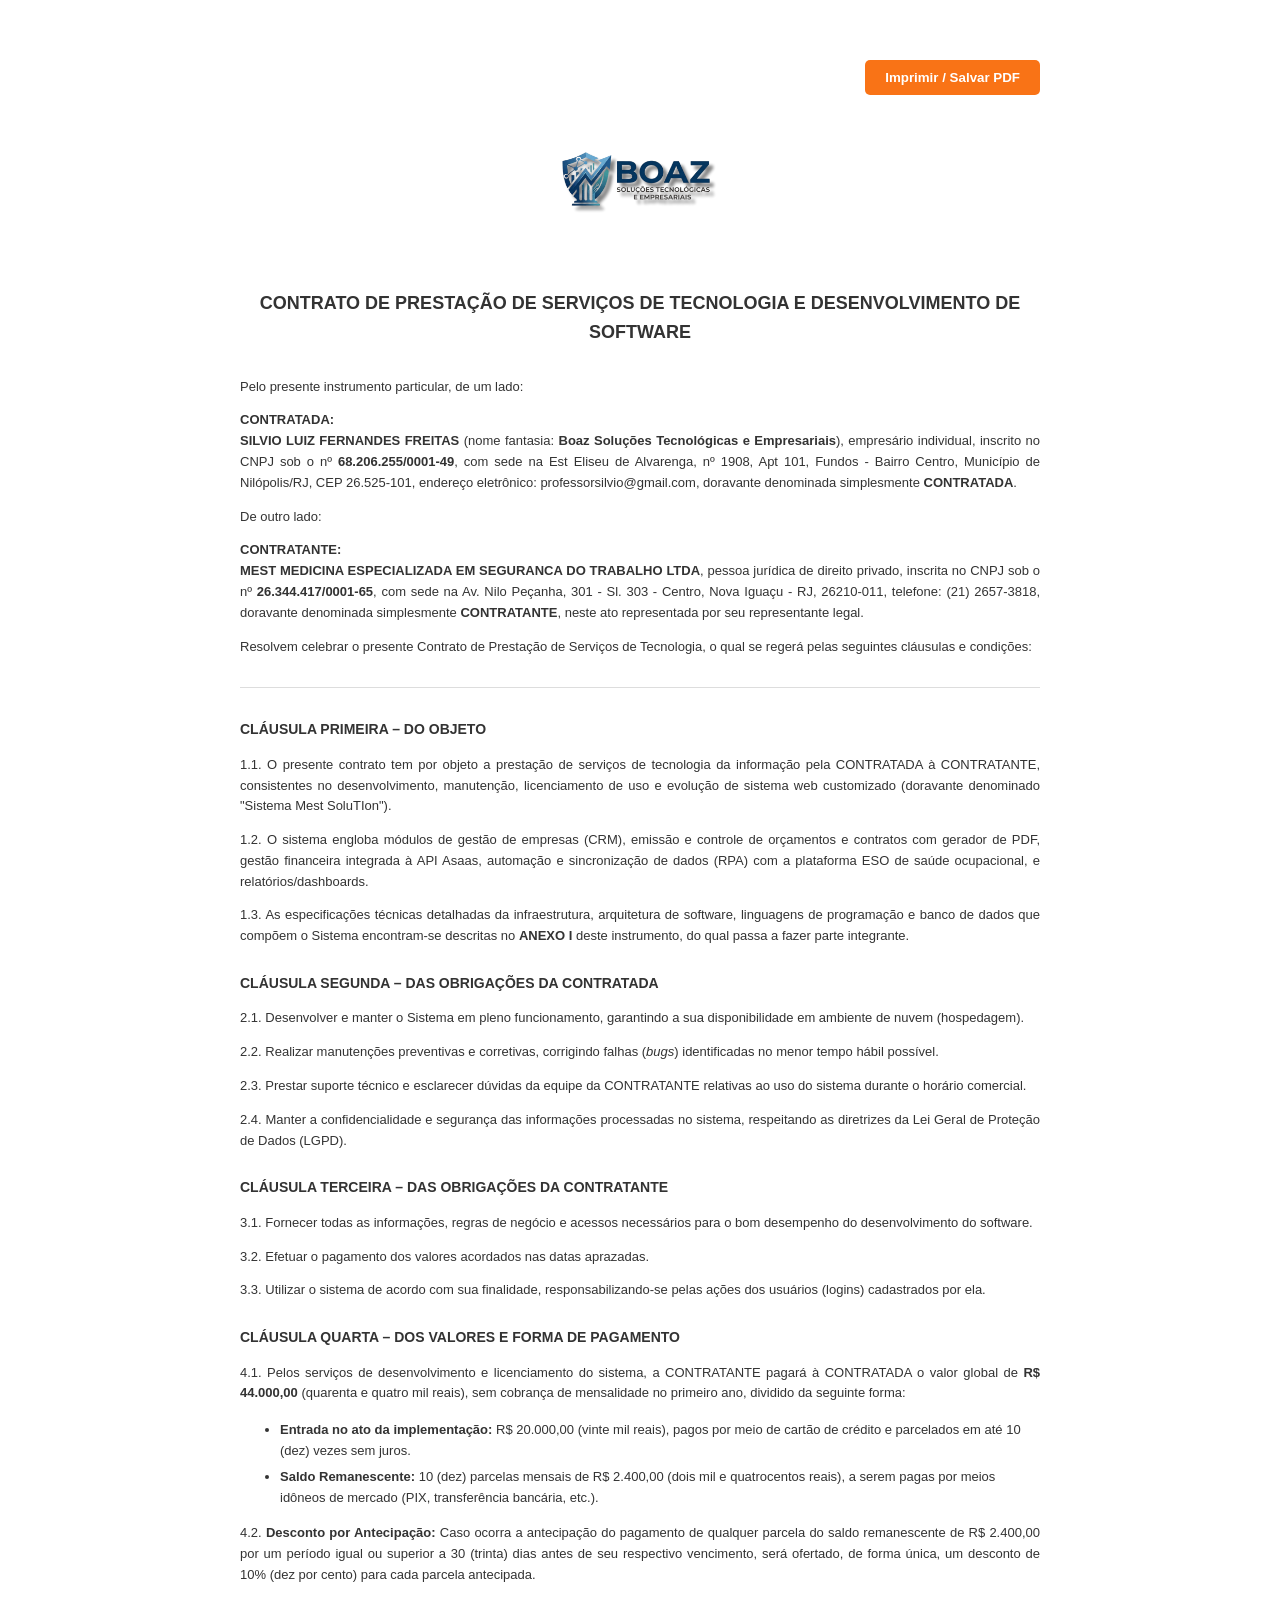
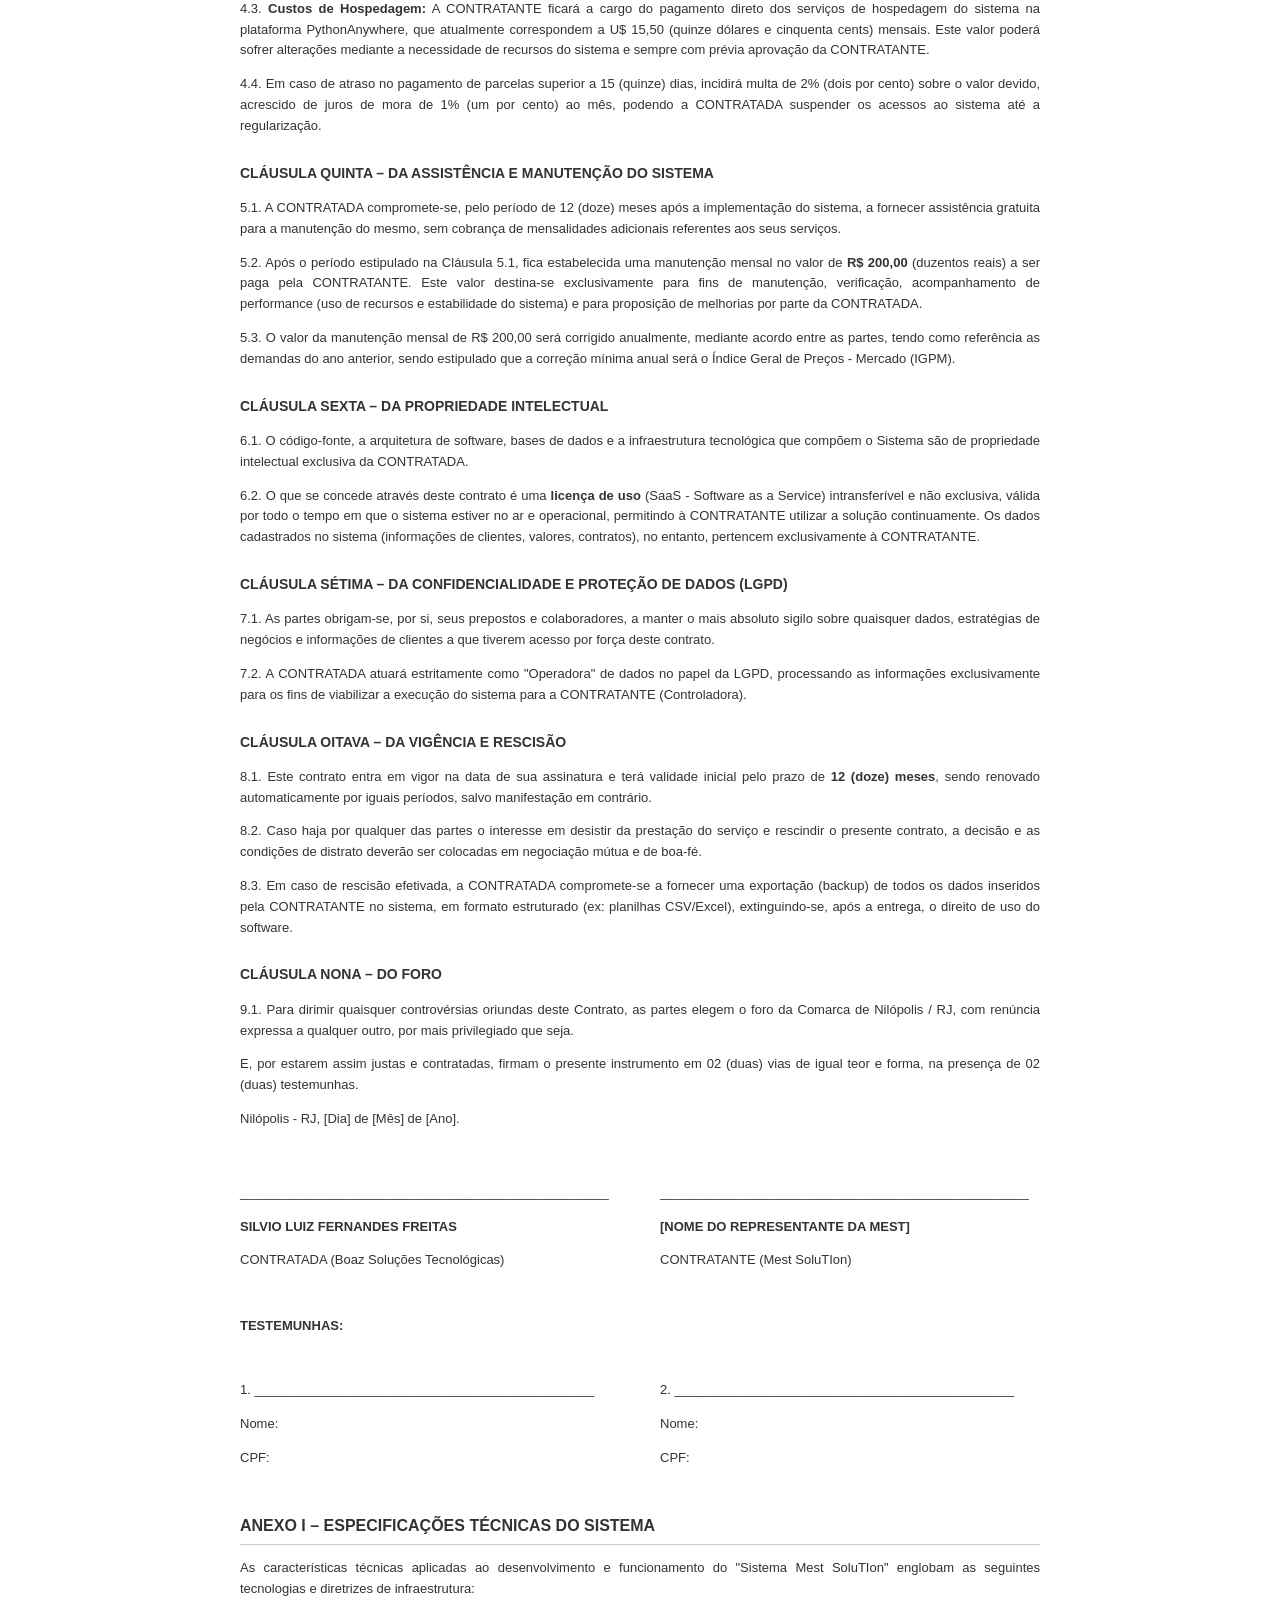
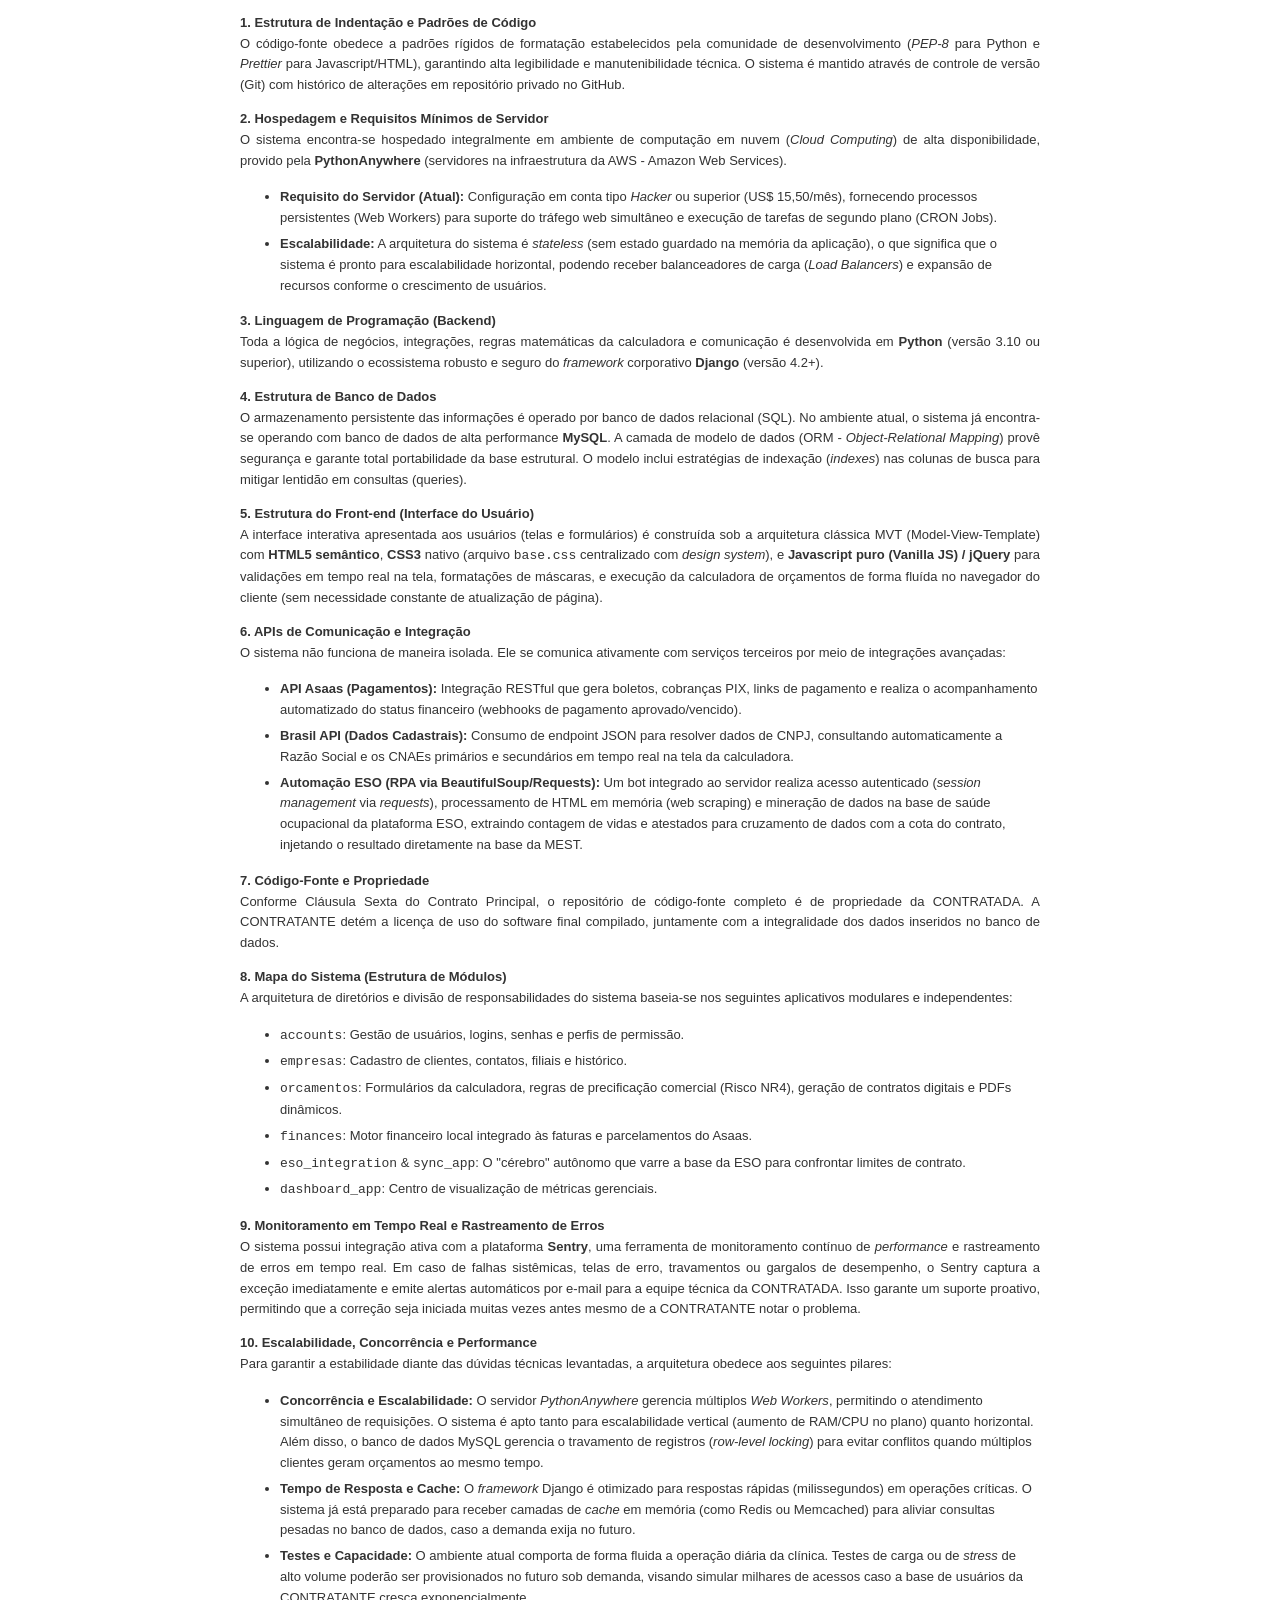
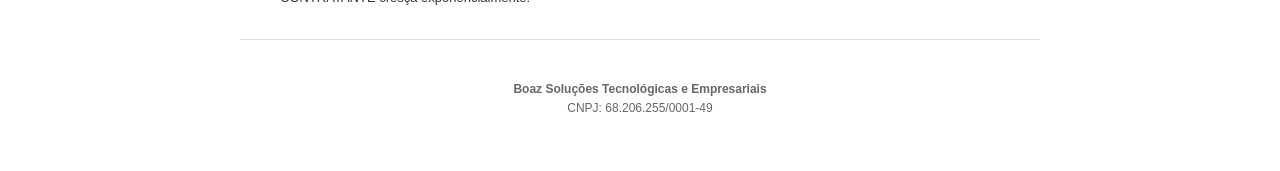
<file: Contrato_Boaz_Mest.html>
<!DOCTYPE html>
<html lang="pt-BR">
<head>
<meta charset="UTF-8">
<title>Contrato Boaz360 e MestSolution</title>
<style>
  body {
    font-family: Arial, sans-serif;
    color: #333;
    line-height: 1.6;
    max-width: 800px;
    margin: 40px auto;
    padding: 20px;
    background: #fff;
  }
  h1 { font-size: 18px; text-align: center; font-weight: bold; margin-bottom: 30px; margin-top: 30px;}
  h2 { font-size: 16px; margin-top: 40px; border-bottom: 1px solid #ccc; padding-bottom: 5px; }
  h3 { font-size: 14px; margin-top: 25px; }
  p { margin-bottom: 10px; text-align: justify; font-size: 13px; }
  li { font-size: 13px; margin-bottom: 5px; }
  ul { margin-bottom: 15px; }
  hr { border: 0; border-top: 1px solid #ddd; margin: 30px 0; }
  .logo-container { text-align: center; margin-bottom: 20px; }
  .logo-container img { max-width: 250px; }
  .signatures { margin-top: 40px; }
  .signatures p { margin-bottom: 5px; }
  .signatures-grid { display: grid; grid-template-columns: 1fr 1fr; gap: 40px; margin-top: 30px;}
  @media print {
    body { margin: 0; padding: 20px; max-width: 100%; }
    .no-print { display: none; }
    .page-break { page-break-before: always; }
  }
</style>
</head>
<body>
<div class="no-print" style="text-align: right; margin-bottom: 20px;">
  <button onclick="window.print()" style="padding: 10px 20px; background: #f97316; color: white; border: none; border-radius: 5px; cursor: pointer; font-weight: bold;">Imprimir / Salvar PDF</button>
</div>

<div class="logo-container">
  <img src="logo-boaz.png" alt="Logo Boaz360">
</div>

<h1>CONTRATO DE PRESTAÇÃO DE SERVIÇOS DE TECNOLOGIA E DESENVOLVIMENTO DE SOFTWARE</h1>

<p>Pelo presente instrumento particular, de um lado:</p>

<p><strong>CONTRATADA:</strong><br>
<strong>SILVIO LUIZ FERNANDES FREITAS</strong> (nome fantasia: <strong>Boaz Soluções Tecnológicas e Empresariais</strong>), empresário individual, inscrito no CNPJ sob o nº <strong>68.206.255/0001-49</strong>, com sede na Est Eliseu de Alvarenga, nº 1908, Apt 101, Fundos - Bairro Centro, Município de Nilópolis/RJ, CEP 26.525-101, endereço eletrônico: professorsilvio@gmail.com, doravante denominada simplesmente <strong>CONTRATADA</strong>.</p>

<p>De outro lado:</p>

<p><strong>CONTRATANTE:</strong><br>
<strong>MEST MEDICINA ESPECIALIZADA EM SEGURANCA DO TRABALHO LTDA</strong>, pessoa jurídica de direito privado, inscrita no CNPJ sob o nº <strong>26.344.417/0001-65</strong>, com sede na Av. Nilo Peçanha, 301 - Sl. 303 - Centro, Nova Iguaçu - RJ, 26210-011, telefone: (21) 2657-3818, doravante denominada simplesmente <strong>CONTRATANTE</strong>, neste ato representada por seu representante legal.</p>

<p>Resolvem celebrar o presente Contrato de Prestação de Serviços de Tecnologia, o qual se regerá pelas seguintes cláusulas e condições:</p>

<hr>

<h3>CLÁUSULA PRIMEIRA – DO OBJETO</h3>
<p>1.1. O presente contrato tem por objeto a prestação de serviços de tecnologia da informação pela CONTRATADA à CONTRATANTE, consistentes no desenvolvimento, manutenção, licenciamento de uso e evolução de sistema web customizado (doravante denominado "Sistema Mest SoluTIon").</p>
<p>1.2. O sistema engloba módulos de gestão de empresas (CRM), emissão e controle de orçamentos e contratos com gerador de PDF, gestão financeira integrada à API Asaas, automação e sincronização de dados (RPA) com a plataforma ESO de saúde ocupacional, e relatórios/dashboards.</p>
<p>1.3. As especificações técnicas detalhadas da infraestrutura, arquitetura de software, linguagens de programação e banco de dados que compõem o Sistema encontram-se descritas no <strong>ANEXO I</strong> deste instrumento, do qual passa a fazer parte integrante.</p>

<h3>CLÁUSULA SEGUNDA – DAS OBRIGAÇÕES DA CONTRATADA</h3>
<p>2.1. Desenvolver e manter o Sistema em pleno funcionamento, garantindo a sua disponibilidade em ambiente de nuvem (hospedagem).</p>
<p>2.2. Realizar manutenções preventivas e corretivas, corrigindo falhas (<em>bugs</em>) identificadas no menor tempo hábil possível.</p>
<p>2.3. Prestar suporte técnico e esclarecer dúvidas da equipe da CONTRATANTE relativas ao uso do sistema durante o horário comercial.</p>
<p>2.4. Manter a confidencialidade e segurança das informações processadas no sistema, respeitando as diretrizes da Lei Geral de Proteção de Dados (LGPD).</p>

<h3>CLÁUSULA TERCEIRA – DAS OBRIGAÇÕES DA CONTRATANTE</h3>
<p>3.1. Fornecer todas as informações, regras de negócio e acessos necessários para o bom desempenho do desenvolvimento do software.</p>
<p>3.2. Efetuar o pagamento dos valores acordados nas datas aprazadas.</p>
<p>3.3. Utilizar o sistema de acordo com sua finalidade, responsabilizando-se pelas ações dos usuários (logins) cadastrados por ela.</p>

<h3>CLÁUSULA QUARTA – DOS VALORES E FORMA DE PAGAMENTO</h3>
<p>4.1. Pelos serviços de desenvolvimento e licenciamento do sistema, a CONTRATANTE pagará à CONTRATADA o valor global de <strong>R$ 44.000,00</strong> (quarenta e quatro mil reais), sem cobrança de mensalidade no primeiro ano, dividido da seguinte forma:</p>
<ul>
  <li><strong>Entrada no ato da implementação:</strong> R$ 20.000,00 (vinte mil reais), pagos por meio de cartão de crédito e parcelados em até 10 (dez) vezes sem juros.</li>
  <li><strong>Saldo Remanescente:</strong> 10 (dez) parcelas mensais de R$ 2.400,00 (dois mil e quatrocentos reais), a serem pagas por meios idôneos de mercado (PIX, transferência bancária, etc.).</li>
</ul>
<p>4.2. <strong>Desconto por Antecipação:</strong> Caso ocorra a antecipação do pagamento de qualquer parcela do saldo remanescente de R$ 2.400,00 por um período igual ou superior a 30 (trinta) dias antes de seu respectivo vencimento, será ofertado, de forma única, um desconto de 10% (dez por cento) para cada parcela antecipada.</p>
<p>4.3. <strong>Custos de Hospedagem:</strong> A CONTRATANTE ficará a cargo do pagamento direto dos serviços de hospedagem do sistema na plataforma PythonAnywhere, que atualmente correspondem a U$ 15,50 (quinze dólares e cinquenta cents) mensais. Este valor poderá sofrer alterações mediante a necessidade de recursos do sistema e sempre com prévia aprovação da CONTRATANTE.</p>
<p>4.4. Em caso de atraso no pagamento de parcelas superior a 15 (quinze) dias, incidirá multa de 2% (dois por cento) sobre o valor devido, acrescido de juros de mora de 1% (um por cento) ao mês, podendo a CONTRATADA suspender os acessos ao sistema até a regularização.</p>

<h3>CLÁUSULA QUINTA – DA ASSISTÊNCIA E MANUTENÇÃO DO SISTEMA</h3>
<p>5.1. A CONTRATADA compromete-se, pelo período de 12 (doze) meses após a implementação do sistema, a fornecer assistência gratuita para a manutenção do mesmo, sem cobrança de mensalidades adicionais referentes aos seus serviços.</p>
<p>5.2. Após o período estipulado na Cláusula 5.1, fica estabelecida uma manutenção mensal no valor de <strong>R$ 200,00</strong> (duzentos reais) a ser paga pela CONTRATANTE. Este valor destina-se exclusivamente para fins de manutenção, verificação, acompanhamento de performance (uso de recursos e estabilidade do sistema) e para proposição de melhorias por parte da CONTRATADA.</p>
<p>5.3. O valor da manutenção mensal de R$ 200,00 será corrigido anualmente, mediante acordo entre as partes, tendo como referência as demandas do ano anterior, sendo estipulado que a correção mínima anual será o Índice Geral de Preços - Mercado (IGPM).</p>

<h3>CLÁUSULA SEXTA – DA PROPRIEDADE INTELECTUAL</h3>
<p>6.1. O código-fonte, a arquitetura de software, bases de dados e a infraestrutura tecnológica que compõem o Sistema são de propriedade intelectual exclusiva da CONTRATADA.</p>
<p>6.2. O que se concede através deste contrato é uma <strong>licença de uso</strong> (SaaS - Software as a Service) intransferível e não exclusiva, válida por todo o tempo em que o sistema estiver no ar e operacional, permitindo à CONTRATANTE utilizar a solução continuamente. Os dados cadastrados no sistema (informações de clientes, valores, contratos), no entanto, pertencem exclusivamente à CONTRATANTE.</p>

<h3>CLÁUSULA SÉTIMA – DA CONFIDENCIALIDADE E PROTEÇÃO DE DADOS (LGPD)</h3>
<p>7.1. As partes obrigam-se, por si, seus prepostos e colaboradores, a manter o mais absoluto sigilo sobre quaisquer dados, estratégias de negócios e informações de clientes a que tiverem acesso por força deste contrato.</p>
<p>7.2. A CONTRATADA atuará estritamente como "Operadora" de dados no papel da LGPD, processando as informações exclusivamente para os fins de viabilizar a execução do sistema para a CONTRATANTE (Controladora).</p>

<h3>CLÁUSULA OITAVA – DA VIGÊNCIA E RESCISÃO</h3>
<p>8.1. Este contrato entra em vigor na data de sua assinatura e terá validade inicial pelo prazo de <strong>12 (doze) meses</strong>, sendo renovado automaticamente por iguais períodos, salvo manifestação em contrário.</p>
<p>8.2. Caso haja por qualquer das partes o interesse em desistir da prestação do serviço e rescindir o presente contrato, a decisão e as condições de distrato deverão ser colocadas em negociação mútua e de boa-fé.</p>
<p>8.3. Em caso de rescisão efetivada, a CONTRATADA compromete-se a fornecer uma exportação (backup) de todos os dados inseridos pela CONTRATANTE no sistema, em formato estruturado (ex: planilhas CSV/Excel), extinguindo-se, após a entrega, o direito de uso do software.</p>

<h3>CLÁUSULA NONA – DO FORO</h3>
<p>9.1. Para dirimir quaisquer controvérsias oriundas deste Contrato, as partes elegem o foro da Comarca de Nilópolis / RJ, com renúncia expressa a qualquer outro, por mais privilegiado que seja.</p>

<p>E, por estarem assim justas e contratadas, firmam o presente instrumento em 02 (duas) vias de igual teor e forma, na presença de 02 (duas) testemunhas.</p>

<p>Nilópolis - RJ, [Dia] de [Mês] de [Ano].</p>

<div class="signatures">
  <div class="signatures-grid">
    <div>
      <p>___________________________________________________</p>
      <p><strong>SILVIO LUIZ FERNANDES FREITAS</strong></p>
      <p>CONTRATADA (Boaz Soluções Tecnológicas)</p>
    </div>
    <div>
      <p>___________________________________________________</p>
      <p><strong>[NOME DO REPRESENTANTE DA MEST]</strong></p>
      <p>CONTRATANTE (Mest SoluTIon)</p>
    </div>
  </div>
  
  <p style="margin-top: 40px;"><strong>TESTEMUNHAS:</strong></p>
  <div class="signatures-grid">
    <div>
      <p>1. _______________________________________________</p>
      <p>Nome:</p>
      <p>CPF:</p>
    </div>
    <div>
      <p>2. _______________________________________________</p>
      <p>Nome:</p>
      <p>CPF:</p>
    </div>
  </div>
</div>

<div class="page-break"></div>

<h2>ANEXO I – ESPECIFICAÇÕES TÉCNICAS DO SISTEMA</h2>

<p>As características técnicas aplicadas ao desenvolvimento e funcionamento do "Sistema Mest SoluTIon" englobam as seguintes tecnologias e diretrizes de infraestrutura:</p>

<p><strong>1. Estrutura de Indentação e Padrões de Código</strong><br>
O código-fonte obedece a padrões rígidos de formatação estabelecidos pela comunidade de desenvolvimento (<em>PEP-8</em> para Python e <em>Prettier</em> para Javascript/HTML), garantindo alta legibilidade e manutenibilidade técnica. O sistema é mantido através de controle de versão (Git) com histórico de alterações em repositório privado no GitHub.</p>

<p><strong>2. Hospedagem e Requisitos Mínimos de Servidor</strong><br>
O sistema encontra-se hospedado integralmente em ambiente de computação em nuvem (<em>Cloud Computing</em>) de alta disponibilidade, provido pela <strong>PythonAnywhere</strong> (servidores na infraestrutura da AWS - Amazon Web Services).</p>
<ul>
  <li><strong>Requisito do Servidor (Atual):</strong> Configuração em conta tipo <em>Hacker</em> ou superior (US$ 15,50/mês), fornecendo processos persistentes (Web Workers) para suporte do tráfego web simultâneo e execução de tarefas de segundo plano (CRON Jobs).</li>
  <li><strong>Escalabilidade:</strong> A arquitetura do sistema é <em>stateless</em> (sem estado guardado na memória da aplicação), o que significa que o sistema é pronto para escalabilidade horizontal, podendo receber balanceadores de carga (<em>Load Balancers</em>) e expansão de recursos conforme o crescimento de usuários.</li>
</ul>

<p><strong>3. Linguagem de Programação (Backend)</strong><br>
Toda a lógica de negócios, integrações, regras matemáticas da calculadora e comunicação é desenvolvida em <strong>Python</strong> (versão 3.10 ou superior), utilizando o ecossistema robusto e seguro do <em>framework</em> corporativo <strong>Django</strong> (versão 4.2+).</p>

<p><strong>4. Estrutura de Banco de Dados</strong><br>
O armazenamento persistente das informações é operado por banco de dados relacional (SQL). No ambiente atual, o sistema já encontra-se operando com banco de dados de alta performance <strong>MySQL</strong>. A camada de modelo de dados (ORM - <em>Object-Relational Mapping</em>) provê segurança e garante total portabilidade da base estrutural. O modelo inclui estratégias de indexação (<em>indexes</em>) nas colunas de busca para mitigar lentidão em consultas (queries).</p>

<p><strong>5. Estrutura do Front-end (Interface do Usuário)</strong><br>
A interface interativa apresentada aos usuários (telas e formulários) é construída sob a arquitetura clássica MVT (Model-View-Template) com <strong>HTML5 semântico</strong>, <strong>CSS3</strong> nativo (arquivo <code>base.css</code> centralizado com <em>design system</em>), e <strong>Javascript puro (Vanilla JS) / jQuery</strong> para validações em tempo real na tela, formatações de máscaras, e execução da calculadora de orçamentos de forma fluída no navegador do cliente (sem necessidade constante de atualização de página).</p>

<p><strong>6. APIs de Comunicação e Integração</strong><br>
O sistema não funciona de maneira isolada. Ele se comunica ativamente com serviços terceiros por meio de integrações avançadas:</p>
<ul>
  <li><strong>API Asaas (Pagamentos):</strong> Integração RESTful que gera boletos, cobranças PIX, links de pagamento e realiza o acompanhamento automatizado do status financeiro (webhooks de pagamento aprovado/vencido).</li>
  <li><strong>Brasil API (Dados Cadastrais):</strong> Consumo de endpoint JSON para resolver dados de CNPJ, consultando automaticamente a Razão Social e os CNAEs primários e secundários em tempo real na tela da calculadora.</li>
  <li><strong>Automação ESO (RPA via BeautifulSoup/Requests):</strong> Um bot integrado ao servidor realiza acesso autenticado (<em>session management</em> via <em>requests</em>), processamento de HTML em memória (web scraping) e mineração de dados na base de saúde ocupacional da plataforma ESO, extraindo contagem de vidas e atestados para cruzamento de dados com a cota do contrato, injetando o resultado diretamente na base da MEST.</li>
</ul>

<p><strong>7. Código-Fonte e Propriedade</strong><br>
Conforme Cláusula Sexta do Contrato Principal, o repositório de código-fonte completo é de propriedade da CONTRATADA. A CONTRATANTE detém a licença de uso do software final compilado, juntamente com a integralidade dos dados inseridos no banco de dados.</p>

<p><strong>8. Mapa do Sistema (Estrutura de Módulos)</strong><br>
A arquitetura de diretórios e divisão de responsabilidades do sistema baseia-se nos seguintes aplicativos modulares e independentes:</p>
<ul>
  <li><code>accounts</code>: Gestão de usuários, logins, senhas e perfis de permissão.</li>
  <li><code>empresas</code>: Cadastro de clientes, contatos, filiais e histórico.</li>
  <li><code>orcamentos</code>: Formulários da calculadora, regras de precificação comercial (Risco NR4), geração de contratos digitais e PDFs dinâmicos.</li>
  <li><code>finances</code>: Motor financeiro local integrado às faturas e parcelamentos do Asaas.</li>
  <li><code>eso_integration</code> & <code>sync_app</code>: O "cérebro" autônomo que varre a base da ESO para confrontar limites de contrato.</li>
  <li><code>dashboard_app</code>: Centro de visualização de métricas gerenciais.</li>
</ul>

<p><strong>9. Monitoramento em Tempo Real e Rastreamento de Erros</strong><br>
O sistema possui integração ativa com a plataforma <strong>Sentry</strong>, uma ferramenta de monitoramento contínuo de <em>performance</em> e rastreamento de erros em tempo real. Em caso de falhas sistêmicas, telas de erro, travamentos ou gargalos de desempenho, o Sentry captura a exceção imediatamente e emite alertas automáticos por e-mail para a equipe técnica da CONTRATADA. Isso garante um suporte proativo, permitindo que a correção seja iniciada muitas vezes antes mesmo de a CONTRATANTE notar o problema.</p>

<p><strong>10. Escalabilidade, Concorrência e Performance</strong><br>
Para garantir a estabilidade diante das dúvidas técnicas levantadas, a arquitetura obedece aos seguintes pilares:</p>
<ul>
  <li><strong>Concorrência e Escalabilidade:</strong> O servidor <em>PythonAnywhere</em> gerencia múltiplos <em>Web Workers</em>, permitindo o atendimento simultâneo de requisições. O sistema é apto tanto para escalabilidade vertical (aumento de RAM/CPU no plano) quanto horizontal. Além disso, o banco de dados MySQL gerencia o travamento de registros (<em>row-level locking</em>) para evitar conflitos quando múltiplos clientes geram orçamentos ao mesmo tempo.</li>
  <li><strong>Tempo de Resposta e Cache:</strong> O <em>framework</em> Django é otimizado para respostas rápidas (milissegundos) em operações críticas. O sistema já está preparado para receber camadas de <em>cache</em> em memória (como Redis ou Memcached) para aliviar consultas pesadas no banco de dados, caso a demanda exija no futuro.</li>
  <li><strong>Testes e Capacidade:</strong> O ambiente atual comporta de forma fluida a operação diária da clínica. Testes de carga ou de <em>stress</em> de alto volume poderão ser provisionados no futuro sob demanda, visando simular milhares de acessos caso a base de usuários da CONTRATANTE cresça exponencialmente.</li>
</ul>

<hr>
<div style="text-align: center; margin-top: 40px; color: #666; font-size: 12px;">
  <strong>Boaz Soluções Tecnológicas e Empresariais</strong><br>
  CNPJ: 68.206.255/0001-49
</div>

</body>
</html>
</file>
<file: styles.css>
/* ═══════════════════════════════════════════════════════════
   BOAZ 360 — Soluções Tecnológicas e Empresariais
   Design System: Navy Blue + Teal + Gold
   ═══════════════════════════════════════════════════════════ */

/* ── TOKENS ──────────────────────────────────────────────── */
:root {
  --bg-base:       #050d1a;
  --bg-surface:    #0a1628;
  --bg-card:       #0d1f35;
  --bg-card-hover: #112540;
  --border:        rgba(255,255,255,0.07);
  --border-hover:  rgba(20,184,166,0.35);

  --teal:          #14b8a6;
  --teal-light:    #2dd4bf;
  --teal-dark:     #0d9488;
  --cyan:          #06b6d4;
  --navy:          #1e3a5f;
  --navy-light:    #2d5282;
  --gold:          #f59e0b;
  --gold-light:    #fbbf24;
  --purple:        #a855f7;
  --blue:          #3b82f6;
  --green:         #22c55e;
  --orange:        #f97316;

  --text-primary:  #f0f6ff;
  --text-secondary:#94a3b8;
  --text-muted:    #64748b;

  --gradient-main: linear-gradient(135deg, var(--teal), var(--cyan));
  --gradient-gold: linear-gradient(135deg, var(--gold), var(--gold-light));
  --gradient-hero: linear-gradient(135deg, #050d1a 0%, #0a1f3a 50%, #0d2545 100%);

  --shadow-card:   0 4px 24px rgba(0,0,0,0.4);
  --shadow-glow:   0 0 40px rgba(20,184,166,0.15);
  --radius:        16px;
  --radius-sm:     10px;
  --transition:    0.3s cubic-bezier(0.4,0,0.2,1);

  --font-main:     'Inter', sans-serif;
  --font-display:  'Outfit', sans-serif;
}

/* ── RESET & BASE ──────────────────────────────────────────── */
*, *::before, *::after { box-sizing: border-box; margin: 0; padding: 0; }

html { scroll-behavior: smooth; font-size: 16px; }

body {
  font-family: var(--font-main);
  background: var(--bg-base);
  color: var(--text-primary);
  line-height: 1.6;
  overflow-x: hidden;
}

::selection { background: rgba(20,184,166,0.3); color: var(--text-primary); }

a { color: inherit; text-decoration: none; transition: var(--transition); }
ul { list-style: none; }
img { max-width: 100%; display: block; }

.container {
  max-width: 1200px;
  margin: 0 auto;
  padding: 0 24px;
}

.gradient-text {
  background: var(--gradient-main);
  -webkit-background-clip: text;
  -webkit-text-fill-color: transparent;
  background-clip: text;
}

/* ── NAVBAR ──────────────────────────────────────────────── */
.navbar {
  position: fixed;
  top: 0; left: 0; right: 0;
  z-index: 1000;
  padding: 16px 0;
  transition: var(--transition);
  border-bottom: 1px solid transparent;
}

.navbar.scrolled {
  background: rgba(5,13,26,0.92);
  backdrop-filter: blur(20px);
  -webkit-backdrop-filter: blur(20px);
  border-color: var(--border);
  padding: 10px 0;
  box-shadow: 0 4px 32px rgba(0,0,0,0.4);
}

.nav-container {
  max-width: 1200px;
  margin: 0 auto;
  padding: 0 24px;
  display: flex;
  align-items: center;
  justify-content: space-between;
  gap: 32px;
}

.nav-logo { display: flex; align-items: center; }
.nav-logo-img { height: 160px; width: auto; max-width: 100%; object-fit: contain; filter: drop-shadow(0 2px 8px rgba(20,184,166,0.2)); transition: var(--transition); }
.navbar.scrolled .nav-logo-img { height: 100px; }

.nav-links {
  display: flex;
  align-items: center;
  gap: 8px;
}

.nav-link {
  padding: 8px 16px;
  border-radius: 8px;
  font-size: 0.9rem;
  font-weight: 500;
  color: var(--text-secondary);
  transition: var(--transition);
}

.nav-link:hover { color: var(--text-primary); background: rgba(255,255,255,0.06); }

.nav-cta {
  padding: 9px 20px;
  border-radius: 10px;
  font-size: 0.875rem;
  font-weight: 600;
  background: var(--gradient-main);
  color: #fff;
  box-shadow: 0 0 20px rgba(20,184,166,0.3);
  transition: var(--transition);
  margin-left: 8px;
}

.nav-cta:hover {
  transform: translateY(-1px);
  box-shadow: 0 4px 24px rgba(20,184,166,0.5);
}

.nav-hamburger {
  display: none;
  flex-direction: column;
  gap: 5px;
  background: none;
  border: none;
  cursor: pointer;
  padding: 8px;
}

.nav-hamburger span {
  display: block;
  width: 24px;
  height: 2px;
  background: var(--text-primary);
  border-radius: 2px;
  transition: var(--transition);
}

.nav-hamburger.active span:nth-child(1) { transform: rotate(45deg) translate(5px, 5px); }
.nav-hamburger.active span:nth-child(2) { opacity: 0; }
.nav-hamburger.active span:nth-child(3) { transform: rotate(-45deg) translate(5px, -5px); }

/* ── SECTION COMMONS ─────────────────────────────────────── */
section { padding: 100px 0; }

.section-header {
  text-align: center;
  max-width: 700px;
  margin: 0 auto 64px;
}

.section-badge {
  display: inline-block;
  padding: 6px 16px;
  border-radius: 100px;
  background: rgba(20,184,166,0.12);
  border: 1px solid rgba(20,184,166,0.3);
  color: var(--teal);
  font-size: 0.8rem;
  font-weight: 600;
  letter-spacing: 0.08em;
  text-transform: uppercase;
  margin-bottom: 20px;
}

.section-title {
  font-family: var(--font-display);
  font-size: clamp(2rem, 4vw, 2.75rem);
  font-weight: 800;
  line-height: 1.15;
  margin-bottom: 16px;
}

.section-subtitle {
  font-size: 1.05rem;
  color: var(--text-secondary);
  line-height: 1.7;
  text-align: justify;
  hyphens: auto;
  -webkit-hyphens: auto;
}

/* ── BUTTONS ─────────────────────────────────────────────── */
.btn-primary {
  display: inline-flex;
  align-items: center;
  gap: 10px;
  padding: 14px 28px;
  border-radius: 12px;
  font-size: 0.95rem;
  font-weight: 600;
  background: var(--gradient-main);
  color: #fff;
  box-shadow: 0 0 32px rgba(20,184,166,0.3);
  transition: var(--transition);
  border: none;
  cursor: pointer;
}

.btn-primary:hover {
  transform: translateY(-2px);
  box-shadow: 0 8px 40px rgba(20,184,166,0.5);
}

.btn-ghost {
  display: inline-flex;
  align-items: center;
  gap: 10px;
  padding: 14px 28px;
  border-radius: 12px;
  font-size: 0.95rem;
  font-weight: 600;
  color: var(--text-secondary);
  border: 1px solid var(--border);
  background: rgba(255,255,255,0.04);
  transition: var(--transition);
}

.btn-ghost:hover {
  color: var(--text-primary);
  border-color: rgba(20,184,166,0.4);
  background: rgba(20,184,166,0.06);
}

/* ── HERO ────────────────────────────────────────────────── */
.hero {
  position: relative;
  min-height: 100vh;
  display: grid;
  grid-template-columns: 1fr 1fr;
  align-items: center;
  gap: 48px;
  padding: 220px 80px 100px;
  background: var(--gradient-hero);
  overflow: hidden;
}

.hero-bg-grid {
  position: absolute;
  inset: 0;
  background-image:
    linear-gradient(rgba(20,184,166,0.04) 1px, transparent 1px),
    linear-gradient(90deg, rgba(20,184,166,0.04) 1px, transparent 1px);
  background-size: 60px 60px;
  pointer-events: none;
}

.hero-glow {
  position: absolute;
  border-radius: 50%;
  filter: blur(80px);
  pointer-events: none;
  opacity: 0.5;
}

.hero-glow-1 { width: 500px; height: 500px; background: rgba(20,184,166,0.15); top: -100px; left: -100px; }
.hero-glow-2 { width: 400px; height: 400px; background: rgba(6,182,212,0.1); bottom: -100px; right: 200px; }
.hero-glow-3 { width: 300px; height: 300px; background: rgba(245,158,11,0.08); top: 50%; right: 50px; }

.hero-content { position: relative; z-index: 2; }

.hero-badge {
  display: inline-flex;
  align-items: center;
  gap: 8px;
  padding: 8px 18px;
  border-radius: 100px;
  background: rgba(20,184,166,0.1);
  border: 1px solid rgba(20,184,166,0.25);
  color: var(--teal-light);
  font-size: 0.85rem;
  font-weight: 500;
  margin-bottom: 28px;
  animation: fadeInDown 0.6s ease both;
}

.hero-title {
  font-family: var(--font-display);
  font-size: clamp(2.5rem, 5vw, 3.75rem);
  font-weight: 900;
  line-height: 1.1;
  margin-bottom: 24px;
  animation: fadeInUp 0.7s ease 0.1s both;
}

.hero-subtitle {
  font-size: 1.1rem;
  color: var(--text-secondary);
  line-height: 1.75;
  max-width: 520px;
  margin-bottom: 40px;
  text-align: justify;
  hyphens: auto;
  -webkit-hyphens: auto;
  animation: fadeInUp 0.7s ease 0.2s both;
}

.hero-actions {
  display: flex;
  gap: 16px;
  flex-wrap: wrap;
  margin-bottom: 56px;
  animation: fadeInUp 0.7s ease 0.3s both;
}

.hero-stats {
  display: flex;
  align-items: center;
  gap: 32px;
  animation: fadeInUp 0.7s ease 0.4s both;
}

.stat-item {
  display: flex;
  flex-direction: column;
  gap: 4px;
}

.stat-number {
  font-family: var(--font-display);
  font-size: 2rem;
  font-weight: 800;
  background: var(--gradient-main);
  -webkit-background-clip: text;
  -webkit-text-fill-color: transparent;
  background-clip: text;
  line-height: 1;
}

.stat-suffix {
  font-family: var(--font-display);
  font-size: 2rem;
  font-weight: 800;
  background: var(--gradient-main);
  -webkit-background-clip: text;
  -webkit-text-fill-color: transparent;
  background-clip: text;
}

.stat-label {
  font-size: 0.8rem;
  color: var(--text-muted);
  font-weight: 500;
}

.stat-divider {
  width: 1px;
  height: 40px;
  background: var(--border);
}

/* ORBIT ANIMATION */
.hero-visual {
  position: relative;
  display: flex;
  align-items: center;
  justify-content: center;
  height: 480px;
}

.orbit-center {
  position: absolute;
  width: 140px;
  height: 140px;
  border-radius: 50%;
  background: linear-gradient(135deg, #0d2545, #1e3a5f);
  border: 2px solid rgba(20,184,166,0.4);
  display: flex;
  align-items: center;
  justify-content: center;
  box-shadow: 0 0 60px rgba(20,184,166,0.3), inset 0 0 30px rgba(20,184,166,0.05);
  z-index: 5;
}

.orbit-logo { display: flex; flex-direction: column; align-items: center; line-height: 1; }
.ol-b { font-family: var(--font-display); font-size: 2.5rem; font-weight: 900; color: var(--teal); }
.ol-360 { font-family: var(--font-display); font-size: 0.85rem; font-weight: 700; color: var(--gold); letter-spacing: 0.1em; }

.orbit-ring {
  position: absolute;
  border-radius: 50%;
  border: 1px dashed rgba(20,184,166,0.2);
  display: flex;
  align-items: flex-start;
  justify-content: center;
}

.orbit-ring-1 { width: 220px; height: 220px; animation: spin 12s linear infinite; }
.orbit-ring-2 { width: 320px; height: 320px; animation: spin 18s linear infinite reverse; }
.orbit-ring-3 { width: 420px; height: 420px; animation: spin 24s linear infinite; }

.orbit-dot {
  position: absolute;
  top: -18px;
  width: 36px;
  height: 36px;
  border-radius: 50%;
  display: flex;
  align-items: center;
  justify-content: center;
  font-size: 0.9rem;
}

.orbit-dot-1 { background: linear-gradient(135deg, var(--teal), var(--cyan)); color: #fff; box-shadow: 0 0 20px rgba(20,184,166,0.5); }
.orbit-dot-2 { background: linear-gradient(135deg, var(--gold), var(--gold-light)); color: #fff; box-shadow: 0 0 20px rgba(245,158,11,0.5); }
.orbit-dot-3 { background: linear-gradient(135deg, var(--purple), #c084fc); color: #fff; box-shadow: 0 0 20px rgba(168,85,247,0.5); }

@keyframes spin { from { transform: rotate(0deg); } to { transform: rotate(360deg); } }
@keyframes fadeInDown { from { opacity: 0; transform: translateY(-16px); } to { opacity: 1; transform: none; } }
@keyframes fadeInUp { from { opacity: 0; transform: translateY(20px); } to { opacity: 1; transform: none; } }
@keyframes fadeIn { from { opacity: 0; } to { opacity: 1; } }
@keyframes pulse { 0%, 100% { opacity: 1; } 50% { opacity: 0.5; } }

/* ── SOBRE ───────────────────────────────────────────────── */
.sobre { background: var(--bg-surface); }

.sobre-grid {
  display: grid;
  grid-template-columns: repeat(3, 1fr);
  gap: 24px;
  margin-bottom: 48px;
}

.sobre-card {
  padding: 36px 28px;
  border-radius: var(--radius);
  background: var(--bg-card);
  border: 1px solid var(--border);
  transition: var(--transition);
  position: relative;
  overflow: hidden;
}

.sobre-card::before {
  content: '';
  position: absolute;
  top: 0; left: 0; right: 0;
  height: 3px;
  background: var(--gradient-main);
  opacity: 0;
  transition: var(--transition);
}

.sobre-card:hover::before, .sobre-card.featured::before { opacity: 1; }

.sobre-card:hover {
  border-color: rgba(20,184,166,0.25);
  transform: translateY(-4px);
  box-shadow: var(--shadow-card), var(--shadow-glow);
}

.sobre-card.featured {
  border-color: rgba(20,184,166,0.25);
  background: linear-gradient(135deg, var(--bg-card), rgba(20,184,166,0.05));
  box-shadow: var(--shadow-glow);
}

.sobre-icon {
  width: 56px;
  height: 56px;
  border-radius: 14px;
  background: rgba(20,184,166,0.1);
  border: 1px solid rgba(20,184,166,0.2);
  display: flex;
  align-items: center;
  justify-content: center;
  font-size: 1.4rem;
  color: var(--teal);
  margin-bottom: 20px;
}

.sobre-card h3 {
  font-family: var(--font-display);
  font-size: 1.2rem;
  font-weight: 700;
  margin-bottom: 12px;
}

.sobre-card p { color: var(--text-secondary); line-height: 1.7; font-size: 0.95rem; text-align: justify; hyphens: auto; -webkit-hyphens: auto; }

.sobre-diferenciais {
  display: grid;
  grid-template-columns: repeat(3, 1fr);
  gap: 12px;
}

.diferencial-item {
  display: flex;
  align-items: center;
  gap: 12px;
  padding: 14px 18px;
  border-radius: 10px;
  background: rgba(20,184,166,0.05);
  border: 1px solid rgba(20,184,166,0.1);
  font-size: 0.875rem;
  color: var(--text-secondary);
  transition: var(--transition);
}

.diferencial-item:hover { background: rgba(20,184,166,0.1); color: var(--text-primary); }
.diferencial-item i { color: var(--teal); font-size: 1rem; flex-shrink: 0; }

/* ── SERVIÇOS ────────────────────────────────────────────── */
.servicos { background: var(--bg-base); }

.servicos-grid {
  display: grid;
  grid-template-columns: repeat(3, 1fr);
  gap: 24px;
}

.servico-card {
  padding: 32px 28px;
  border-radius: var(--radius);
  background: var(--bg-card);
  border: 1px solid var(--border);
  transition: var(--transition);
  position: relative;
  overflow: hidden;
}

.servico-card:hover {
  border-color: rgba(20,184,166,0.25);
  transform: translateY(-5px);
  box-shadow: var(--shadow-card);
}

.servico-card.featured {
  border-color: rgba(245,158,11,0.3);
  background: linear-gradient(135deg, var(--bg-card), rgba(245,158,11,0.04));
  box-shadow: 0 0 30px rgba(245,158,11,0.1);
}

.servico-badge-top {
  position: absolute;
  top: 16px; right: 16px;
  padding: 4px 12px;
  border-radius: 100px;
  background: var(--gradient-gold);
  color: #1a0a00;
  font-size: 0.7rem;
  font-weight: 700;
  text-transform: uppercase;
  letter-spacing: 0.06em;
}

.servico-icon {
  width: 56px;
  height: 56px;
  border-radius: 14px;
  display: flex;
  align-items: center;
  justify-content: center;
  font-size: 1.4rem;
  color: #fff;
  margin-bottom: 20px;
}

.servico-icon.teal    { background: linear-gradient(135deg, var(--teal), var(--cyan)); }
.servico-icon.gold    { background: linear-gradient(135deg, var(--gold), var(--gold-light)); }
.servico-icon.purple  { background: linear-gradient(135deg, var(--purple), #c084fc); }
.servico-icon.blue    { background: linear-gradient(135deg, var(--blue), #60a5fa); }
.servico-icon.orange  { background: linear-gradient(135deg, var(--orange), #fb923c); }
.servico-icon.green   { background: linear-gradient(135deg, var(--green), #4ade80); }

.servico-card h3 {
  font-family: var(--font-display);
  font-size: 1.15rem;
  font-weight: 700;
  margin-bottom: 10px;
}

.servico-card > p { color: var(--text-secondary); font-size: 0.9rem; line-height: 1.6; margin-bottom: 20px; text-align: justify; hyphens: auto; -webkit-hyphens: auto; }

.servico-list { display: flex; flex-direction: column; gap: 8px; }
.servico-list li {
  display: flex;
  align-items: center;
  gap: 8px;
  font-size: 0.85rem;
  color: var(--text-secondary);
}
.servico-list li::before {
  content: '';
  width: 6px;
  height: 6px;
  border-radius: 50%;
  background: var(--teal);
  flex-shrink: 0;
}

/* ── SISTEMAS / PORTAL ──────────────────────────────────── */
.sistemas {
  background: var(--bg-surface);
  position: relative;
  overflow: hidden;
}

.sistemas-bg-pattern {
  position: absolute;
  inset: 0;
  background-image: radial-gradient(circle at 20% 50%, rgba(20,184,166,0.06) 0%, transparent 60%),
                    radial-gradient(circle at 80% 50%, rgba(6,182,212,0.04) 0%, transparent 60%);
  pointer-events: none;
}

.sistemas-grid {
  display: grid;
  grid-template-columns: repeat(auto-fit, minmax(300px, 1fr));
  gap: 24px;
}

.sistema-card {
  border-radius: var(--radius);
  background: var(--bg-card);
  border: 1px solid var(--border);
  padding: 28px;
  display: flex;
  flex-direction: column;
  gap: 20px;
  transition: var(--transition);
  position: relative;
  overflow: hidden;
}

.sistema-card::after {
  content: '';
  position: absolute;
  inset: 0;
  border-radius: var(--radius);
  background: var(--gradient-main);
  opacity: 0;
  transition: var(--transition);
  z-index: 0;
  pointer-events: none;
}

.sistema-card.active:hover {
  border-color: rgba(20,184,166,0.5);
  transform: translateY(-6px);
  box-shadow: 0 12px 48px rgba(0,0,0,0.4), 0 0 40px rgba(20,184,166,0.15);
}

.sistema-card > * { position: relative; z-index: 1; }

.sistema-status {
  display: flex;
  align-items: center;
  gap: 8px;
  font-size: 0.75rem;
  font-weight: 600;
  text-transform: uppercase;
  letter-spacing: 0.08em;
  color: var(--text-muted);
}

.status-dot {
  width: 8px;
  height: 8px;
  border-radius: 50%;
}

.status-dot.active { background: #22c55e; box-shadow: 0 0 8px rgba(34,197,94,0.6); animation: pulse 2s infinite; }
.status-dot.building { background: var(--gold); box-shadow: 0 0 8px rgba(245,158,11,0.4); }
.status-dot.future { background: var(--purple); box-shadow: 0 0 8px rgba(168,85,247,0.4); }

.sistema-icon {
  width: 64px;
  height: 64px;
  border-radius: 16px;
  background: linear-gradient(135deg, rgba(20,184,166,0.15), rgba(6,182,212,0.1));
  border: 1px solid rgba(20,184,166,0.25);
  display: flex;
  align-items: center;
  justify-content: center;
  font-size: 1.75rem;
  color: var(--teal);
}

.sistema-info { flex: 1; display: flex; flex-direction: column; gap: 8px; }

.sistema-name {
  font-family: var(--font-display);
  font-size: 1.25rem;
  font-weight: 700;
}

.sistema-empresa { font-size: 0.8rem; color: var(--teal); font-weight: 600; }

.sistema-desc { font-size: 0.875rem; color: var(--text-secondary); line-height: 1.6; text-align: justify; hyphens: auto; -webkit-hyphens: auto; }

.sistema-tags { display: flex; gap: 6px; flex-wrap: wrap; margin-top: 4px; }

.tag {
  padding: 3px 10px;
  border-radius: 100px;
  background: rgba(20,184,166,0.1);
  border: 1px solid rgba(20,184,166,0.15);
  color: var(--teal);
  font-size: 0.72rem;
  font-weight: 600;
}

.sistema-btn {
  display: inline-flex;
  align-items: center;
  justify-content: center;
  gap: 8px;
  padding: 12px 20px;
  border-radius: 10px;
  font-size: 0.875rem;
  font-weight: 600;
  background: var(--gradient-main);
  color: #fff;
  cursor: pointer;
  transition: var(--transition);
  border: none;
  text-align: center;
}

.sistema-btn:hover { transform: translateY(-1px); box-shadow: 0 4px 20px rgba(20,184,166,0.4); }

.sistema-btn.disabled {
  background: rgba(255,255,255,0.06);
  color: var(--text-muted);
  cursor: not-allowed;
  border: 1px solid var(--border);
}

.sistema-btn.disabled:hover { transform: none; box-shadow: none; }

.sistema-btn.future-btn {
  background: rgba(168,85,247,0.15);
  border: 1px solid rgba(168,85,247,0.3);
  color: #c084fc;
}

.sistema-btn.future-btn:hover { background: rgba(168,85,247,0.25); }

.sistema-card.building { opacity: 0.85; }
.sistema-card.future { border-style: dashed; border-color: rgba(168,85,247,0.2); }
.sistema-card.future .sistema-icon { background: rgba(168,85,247,0.1); border-color: rgba(168,85,247,0.2); color: #a855f7; }

/* ── CONTATO ─────────────────────────────────────────────── */
.contato { background: var(--bg-base); }

.contato-grid {
  display: grid;
  grid-template-columns: 1fr 2fr;
  gap: 48px;
  align-items: start;
}

.contato-info { display: flex; flex-direction: column; gap: 16px; }

.info-card {
  display: flex;
  align-items: center;
  gap: 16px;
  padding: 18px 20px;
  border-radius: var(--radius-sm);
  background: var(--bg-card);
  border: 1px solid var(--border);
  transition: var(--transition);
}

.info-card:hover { border-color: rgba(20,184,166,0.25); }

.info-icon {
  width: 44px;
  height: 44px;
  border-radius: 10px;
  background: rgba(20,184,166,0.1);
  display: flex;
  align-items: center;
  justify-content: center;
  font-size: 1.2rem;
  color: var(--teal);
  flex-shrink: 0;
}

.info-card h4 { font-size: 0.8rem; color: var(--text-muted); margin-bottom: 3px; }
.info-card a { font-size: 0.9rem; font-weight: 500; color: var(--text-secondary); }
.info-card a:hover { color: var(--teal); }

.contato-horario {
  display: flex;
  align-items: center;
  gap: 16px;
  padding: 14px 20px;
  border-radius: var(--radius-sm);
  background: rgba(20,184,166,0.06);
  border: 1px solid rgba(20,184,166,0.12);
  margin-top: 8px;
}

.contato-horario i { color: var(--teal); font-size: 1.1rem; }
.contato-horario strong { display: block; font-size: 0.8rem; margin-bottom: 2px; }
.contato-horario span { font-size: 0.85rem; color: var(--text-secondary); }

/* FORM */
.contato-form {
  background: var(--bg-card);
  border: 1px solid var(--border);
  border-radius: var(--radius);
  padding: 36px 32px;
  display: flex;
  flex-direction: column;
  gap: 20px;
}

.form-row { display: grid; grid-template-columns: 1fr 1fr; gap: 16px; }

.form-group { display: flex; flex-direction: column; gap: 8px; }

.form-group label { font-size: 0.85rem; font-weight: 600; color: var(--text-secondary); }

.form-group input,
.form-group select,
.form-group textarea {
  width: 100%;
  padding: 11px 14px;
  border-radius: 10px;
  background: rgba(255,255,255,0.04);
  border: 1px solid var(--border);
  color: var(--text-primary);
  font-family: var(--font-main);
  font-size: 0.9rem;
  outline: none;
  transition: var(--transition);
  appearance: none;
  -webkit-appearance: none;
}

.form-group input::placeholder,
.form-group textarea::placeholder { color: var(--text-muted); }

.form-group select { background-image: url("data:image/svg+xml,%3Csvg xmlns='http://www.w3.org/2000/svg' viewBox='0 0 24 24' fill='%2364748b'%3E%3Cpath d='M7 10l5 5 5-5z'/%3E%3C/svg%3E"); background-repeat: no-repeat; background-position: right 12px center; background-size: 20px; padding-right: 40px; }
.form-group select option { background: #0d1f35; color: var(--text-primary); }

.form-group input:focus,
.form-group select:focus,
.form-group textarea:focus {
  border-color: var(--teal);
  background: rgba(20,184,166,0.05);
  box-shadow: 0 0 0 3px rgba(20,184,166,0.1);
}

.form-group textarea { resize: vertical; min-height: 100px; }

.form-submit { width: 100%; justify-content: center; font-size: 1rem; padding: 14px; }

.form-feedback {
  text-align: center;
  font-size: 0.9rem;
  padding: 12px;
  border-radius: 10px;
  display: none;
}

.form-feedback.success { background: rgba(34,197,94,0.1); border: 1px solid rgba(34,197,94,0.2); color: #4ade80; display: block; }
.form-feedback.error { background: rgba(239,68,68,0.1); border: 1px solid rgba(239,68,68,0.2); color: #f87171; display: block; }

/* ── FOOTER ──────────────────────────────────────────────── */
.footer {
  background: #020810;
  border-top: 1px solid var(--border);
  padding: 64px 0 0;
}

.footer-grid {
  display: grid;
  grid-template-columns: 2fr 1fr 1fr 1fr;
  gap: 48px;
  padding-bottom: 48px;
}

.footer-brand { display: flex; flex-direction: column; gap: 20px; }
.footer-logo-img { height: 120px; width: auto; max-width: 100%; object-fit: contain; filter: brightness(0.9); }
.footer-brand p { font-size: 0.875rem; color: var(--text-muted); line-height: 1.7; max-width: 300px; }

.footer-links-col h4 {
  font-size: 0.85rem;
  font-weight: 700;
  text-transform: uppercase;
  letter-spacing: 0.08em;
  color: var(--text-primary);
  margin-bottom: 20px;
}

.footer-links-col ul { display: flex; flex-direction: column; gap: 10px; }

.footer-links-col a {
  font-size: 0.875rem;
  color: var(--text-muted);
  display: flex;
  align-items: center;
  gap: 8px;
  transition: var(--transition);
}

.footer-links-col a:hover { color: var(--teal); transform: translateX(4px); }

.footer-bottom {
  border-top: 1px solid var(--border);
  padding: 20px 0;
  display: flex;
  justify-content: space-between;
  align-items: center;
  flex-wrap: wrap;
  gap: 8px;
}

.footer-bottom p { font-size: 0.8rem; color: var(--text-muted); }
.footer-bottom strong { color: var(--teal); }

/* ── BACK TO TOP ─────────────────────────────────────────── */
.back-to-top {
  position: fixed;
  bottom: 24px;
  right: 24px;
  width: 44px;
  height: 44px;
  border-radius: 50%;
  background: var(--gradient-main);
  border: none;
  cursor: pointer;
  display: flex;
  align-items: center;
  justify-content: center;
  color: #fff;
  font-size: 1rem;
  box-shadow: 0 4px 20px rgba(20,184,166,0.4);
  opacity: 0;
  transform: translateY(16px);
  transition: var(--transition);
  z-index: 900;
}

.back-to-top.visible { opacity: 1; transform: none; }
.back-to-top:hover { transform: translateY(-2px); box-shadow: 0 8px 32px rgba(20,184,166,0.6); }

/* ── RESPONSIVE ──────────────────────────────────────────── */
@media (max-width: 1024px) {
  .hero { grid-template-columns: 1fr; padding: 220px 40px 80px; text-align: center; }
  .hero-visual { display: none; }
  .hero-actions, .hero-stats { justify-content: center; }
  .sobre-grid { grid-template-columns: 1fr 1fr; }
  .servicos-grid { grid-template-columns: 1fr 1fr; }
  .footer-grid { grid-template-columns: 1fr 1fr; }
}

@media (max-width: 768px) {
  section { padding: 72px 0; }

  .nav-logo-img { height: 100px !important; }
  .navbar.scrolled .nav-logo-img { height: 80px !important; }

  .nav-links { display: none; flex-direction: column; gap: 4px; position: absolute; top: 100%; left: 0; right: 0; padding: 16px; background: rgba(5,13,26,0.98); backdrop-filter: blur(20px); border-bottom: 1px solid var(--border); box-shadow: 0 10px 30px rgba(0,0,0,0.5); }
  .nav-links.open { display: flex; }
  .nav-link, .nav-cta { width: 100%; text-align: center; padding: 12px; }
  .nav-cta { margin-left: 0; margin-top: 8px; }
  .nav-hamburger { display: flex; }

  .hero { padding: 180px 24px 60px; }
  .hero-subtitle { font-size: 1rem; }
  .hero-stats { gap: 20px; flex-wrap: wrap; justify-content: center; }

  .sobre-grid, .servicos-grid { grid-template-columns: 1fr; }
  .sobre-diferenciais { grid-template-columns: 1fr 1fr; }

  .sistemas-grid { grid-template-columns: 1fr; }

  .contato-grid { grid-template-columns: 1fr; }
  .form-row { grid-template-columns: 1fr; }
  .contato-form { padding: 24px 20px; }

  .footer-grid { grid-template-columns: 1fr; gap: 32px; }
  .footer-bottom { flex-direction: column; text-align: center; }
}

@media (max-width: 480px) {
  .hero-title { font-size: 2rem; }
  .section-title { font-size: 1.75rem; }
  .sobre-diferenciais { grid-template-columns: 1fr; }
  .hero-actions { flex-direction: column; align-items: center; }
  .btn-primary, .btn-ghost { width: 100%; justify-content: center; }
}
</file>
